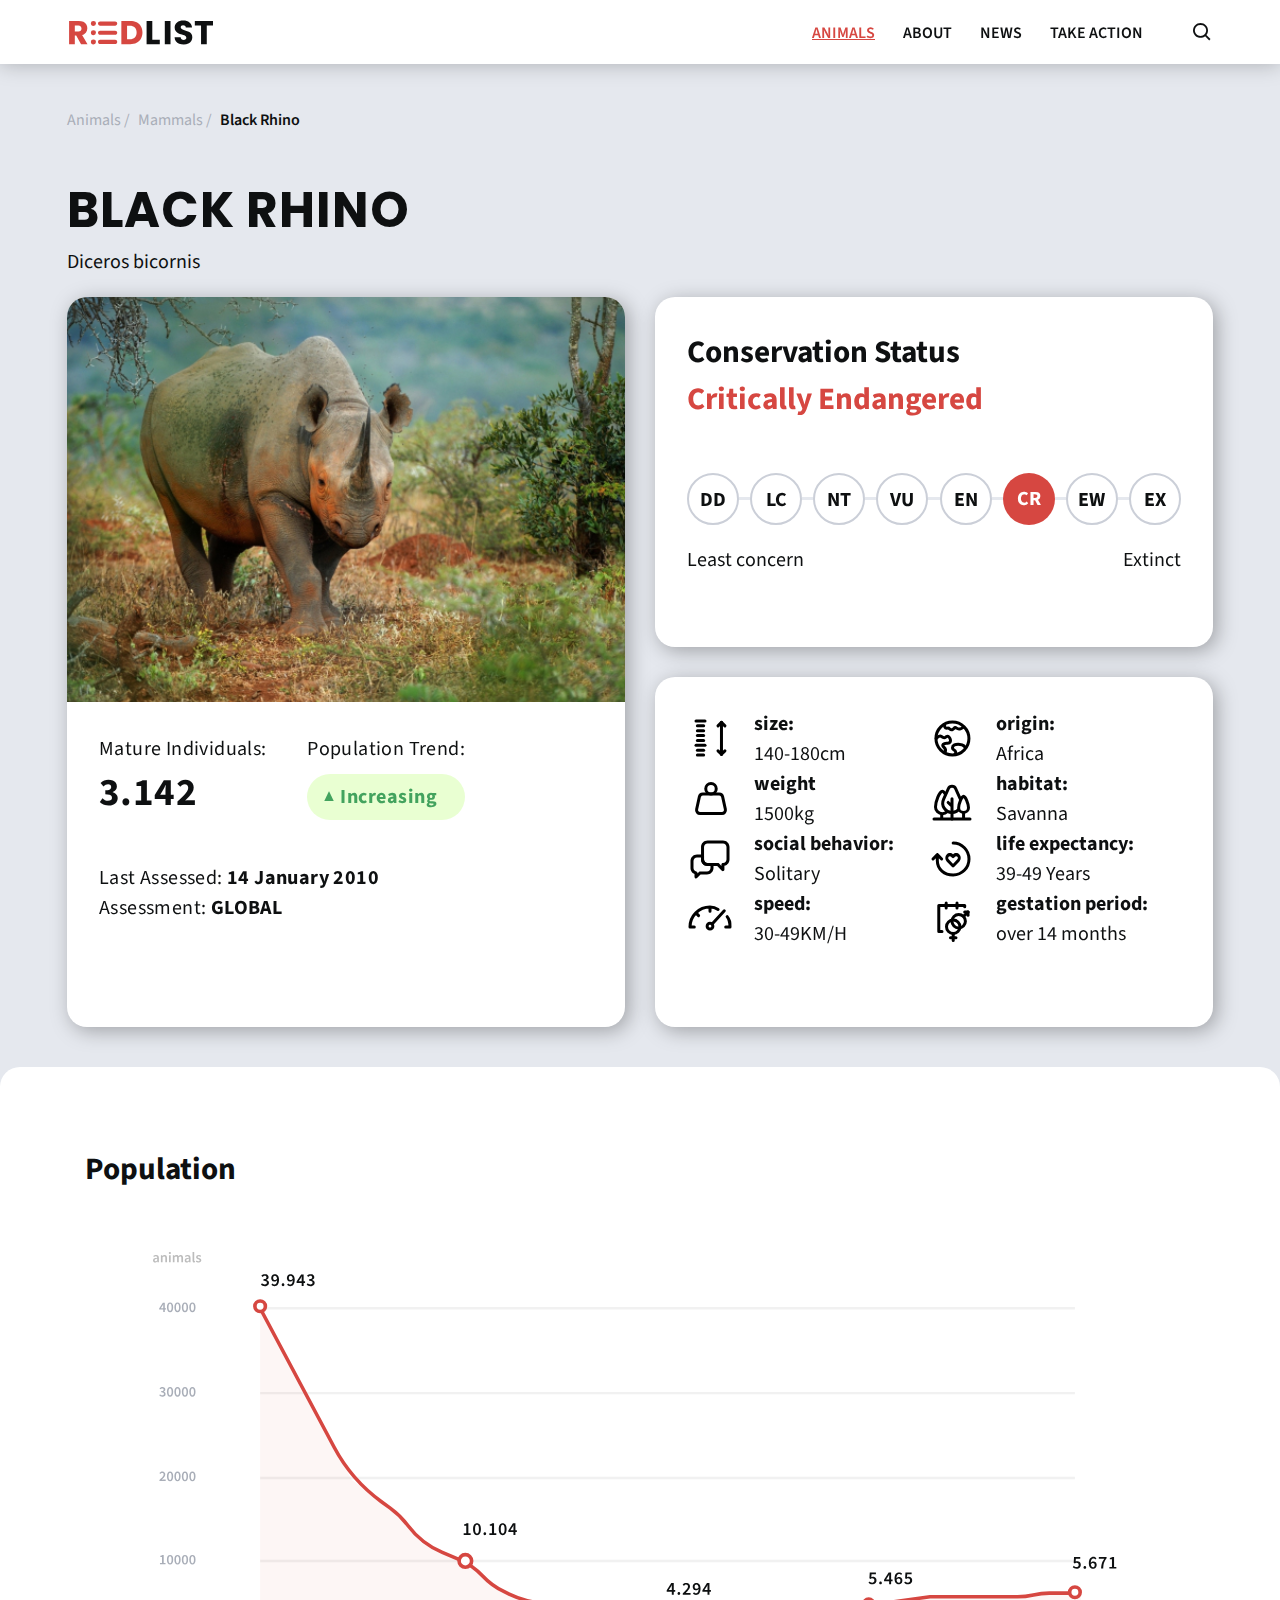
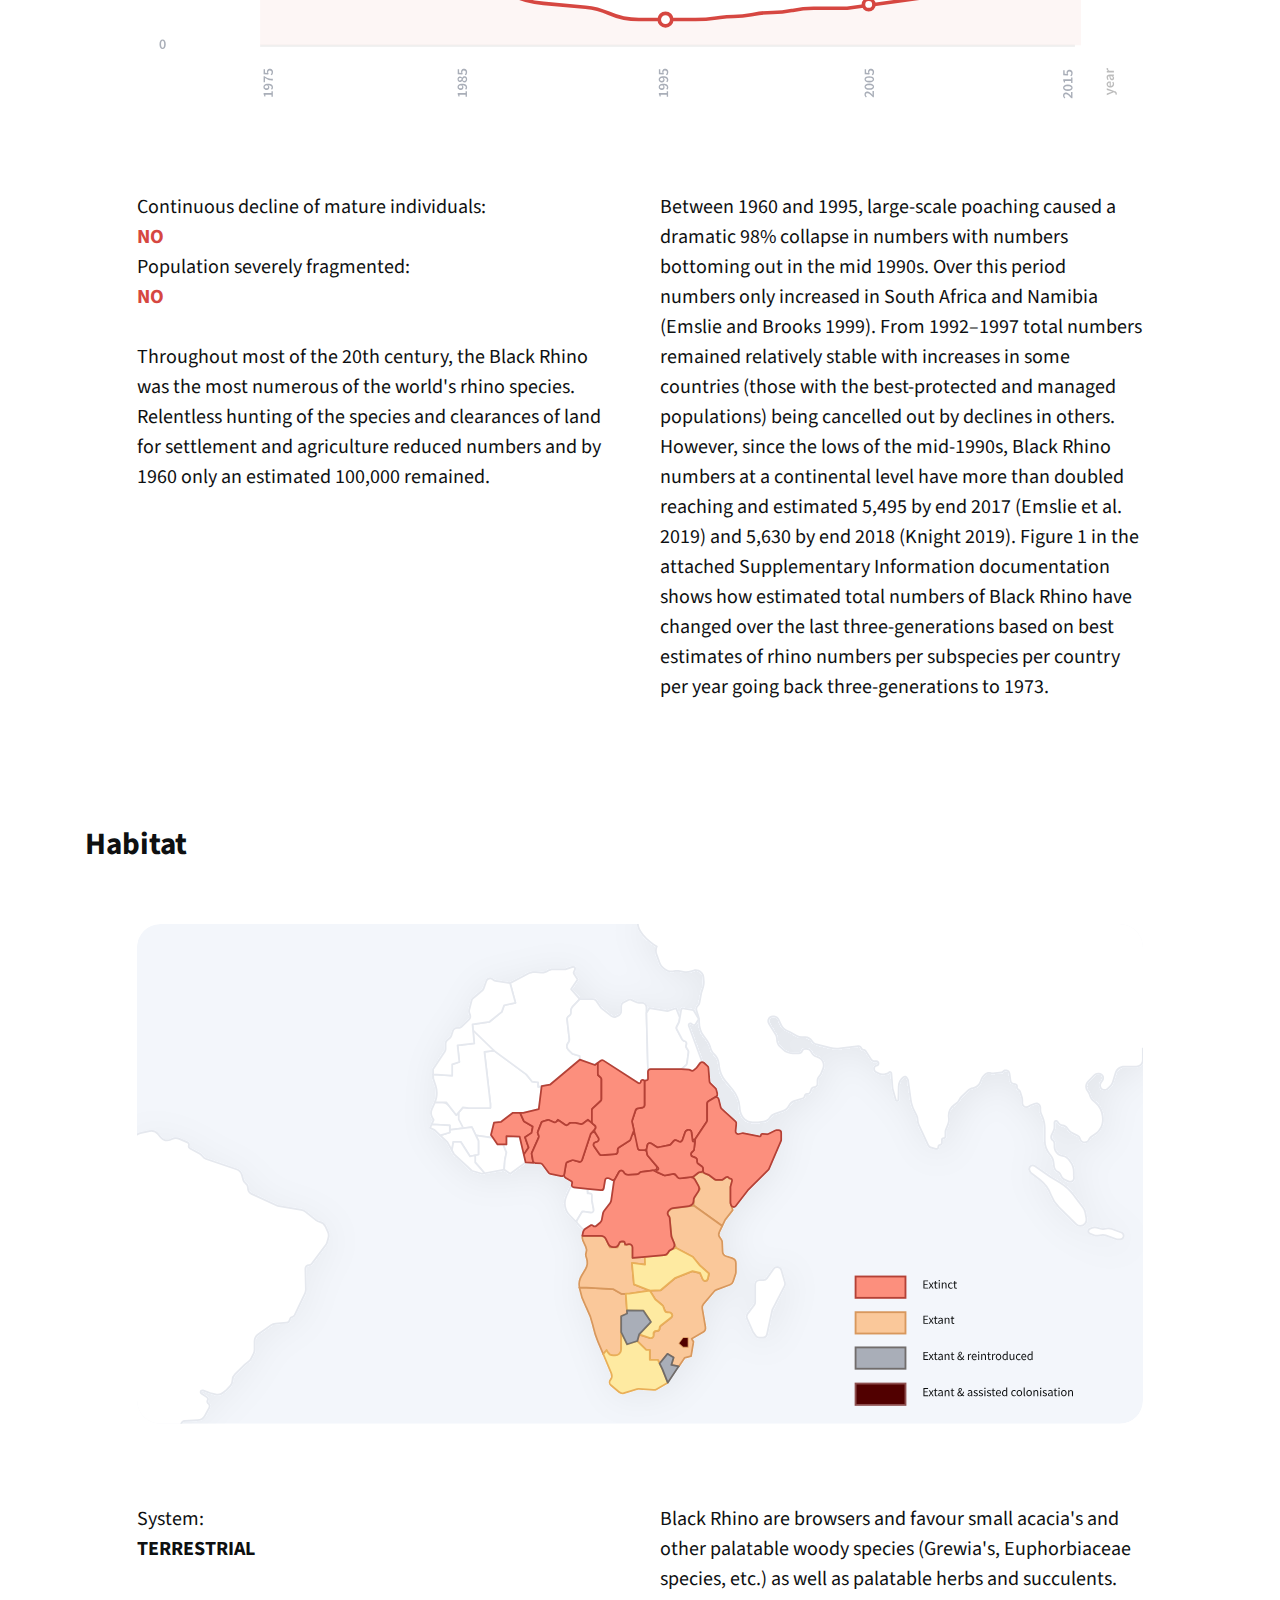
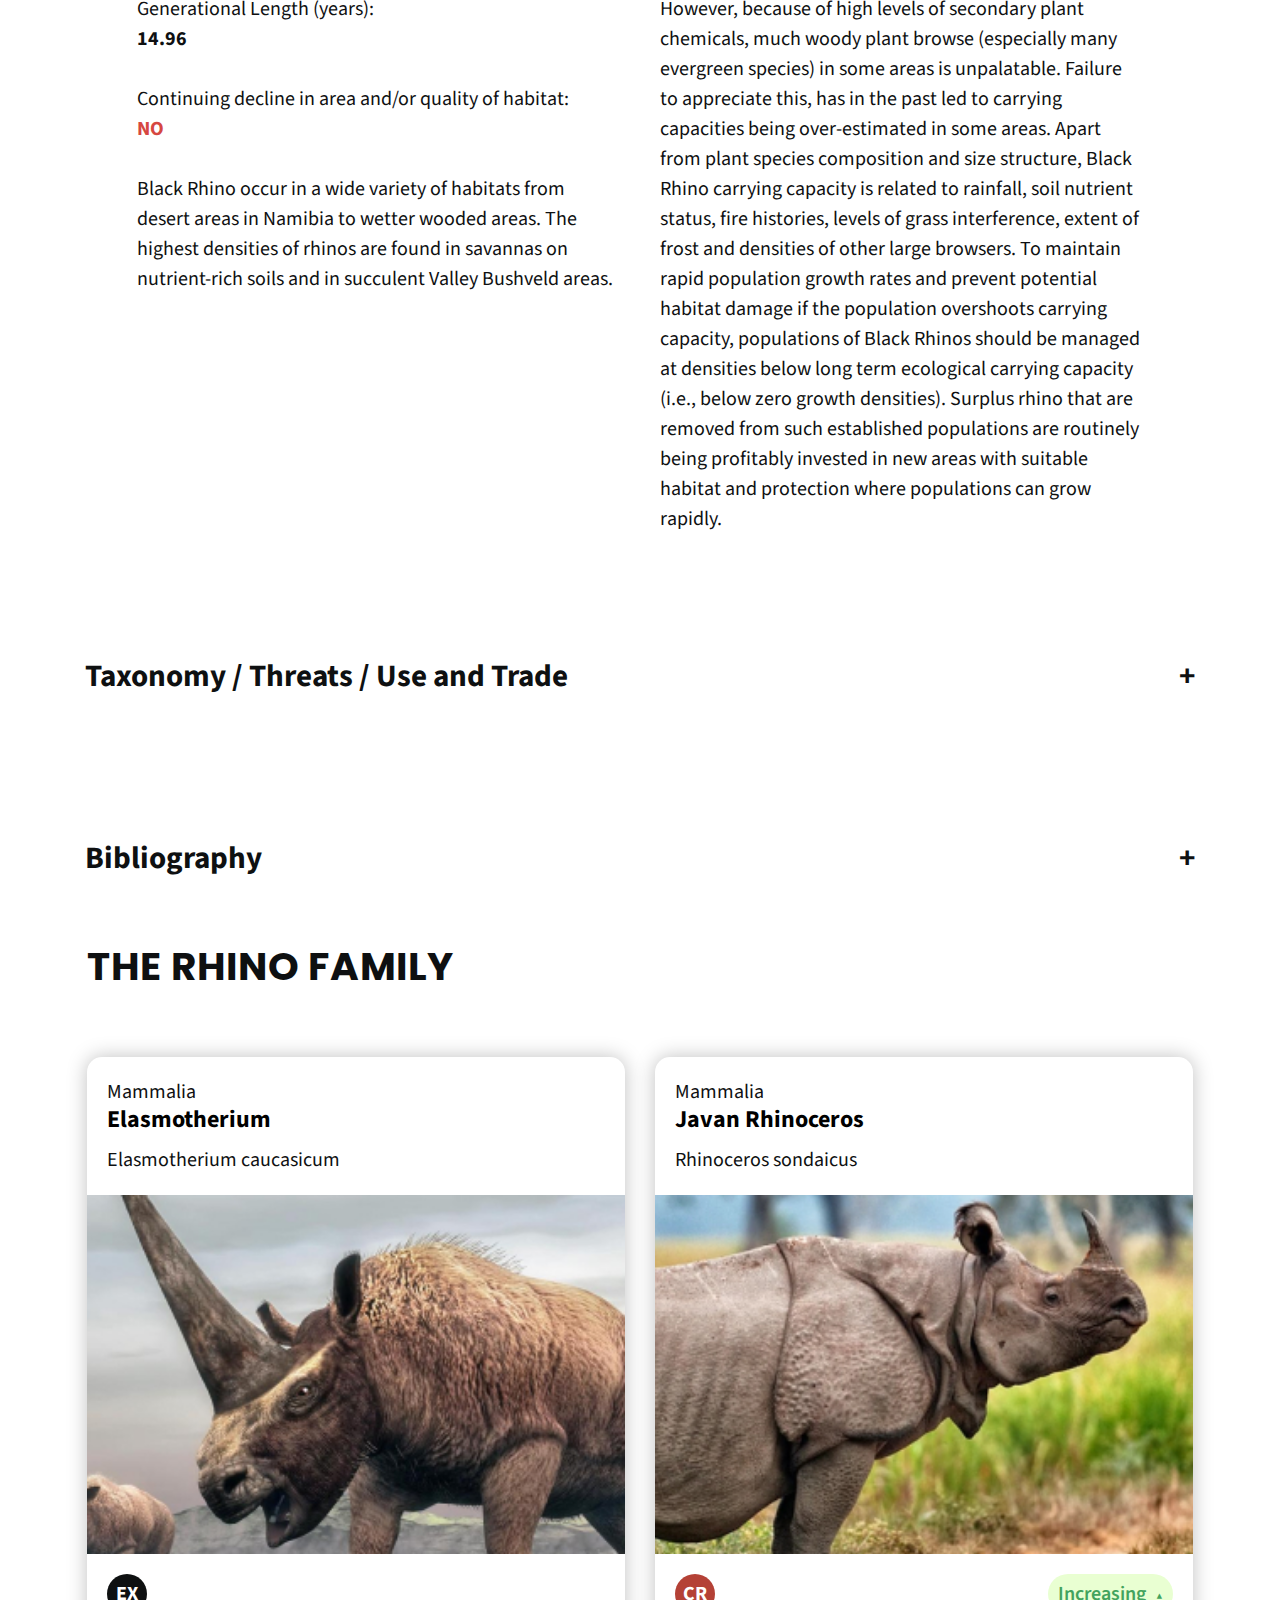
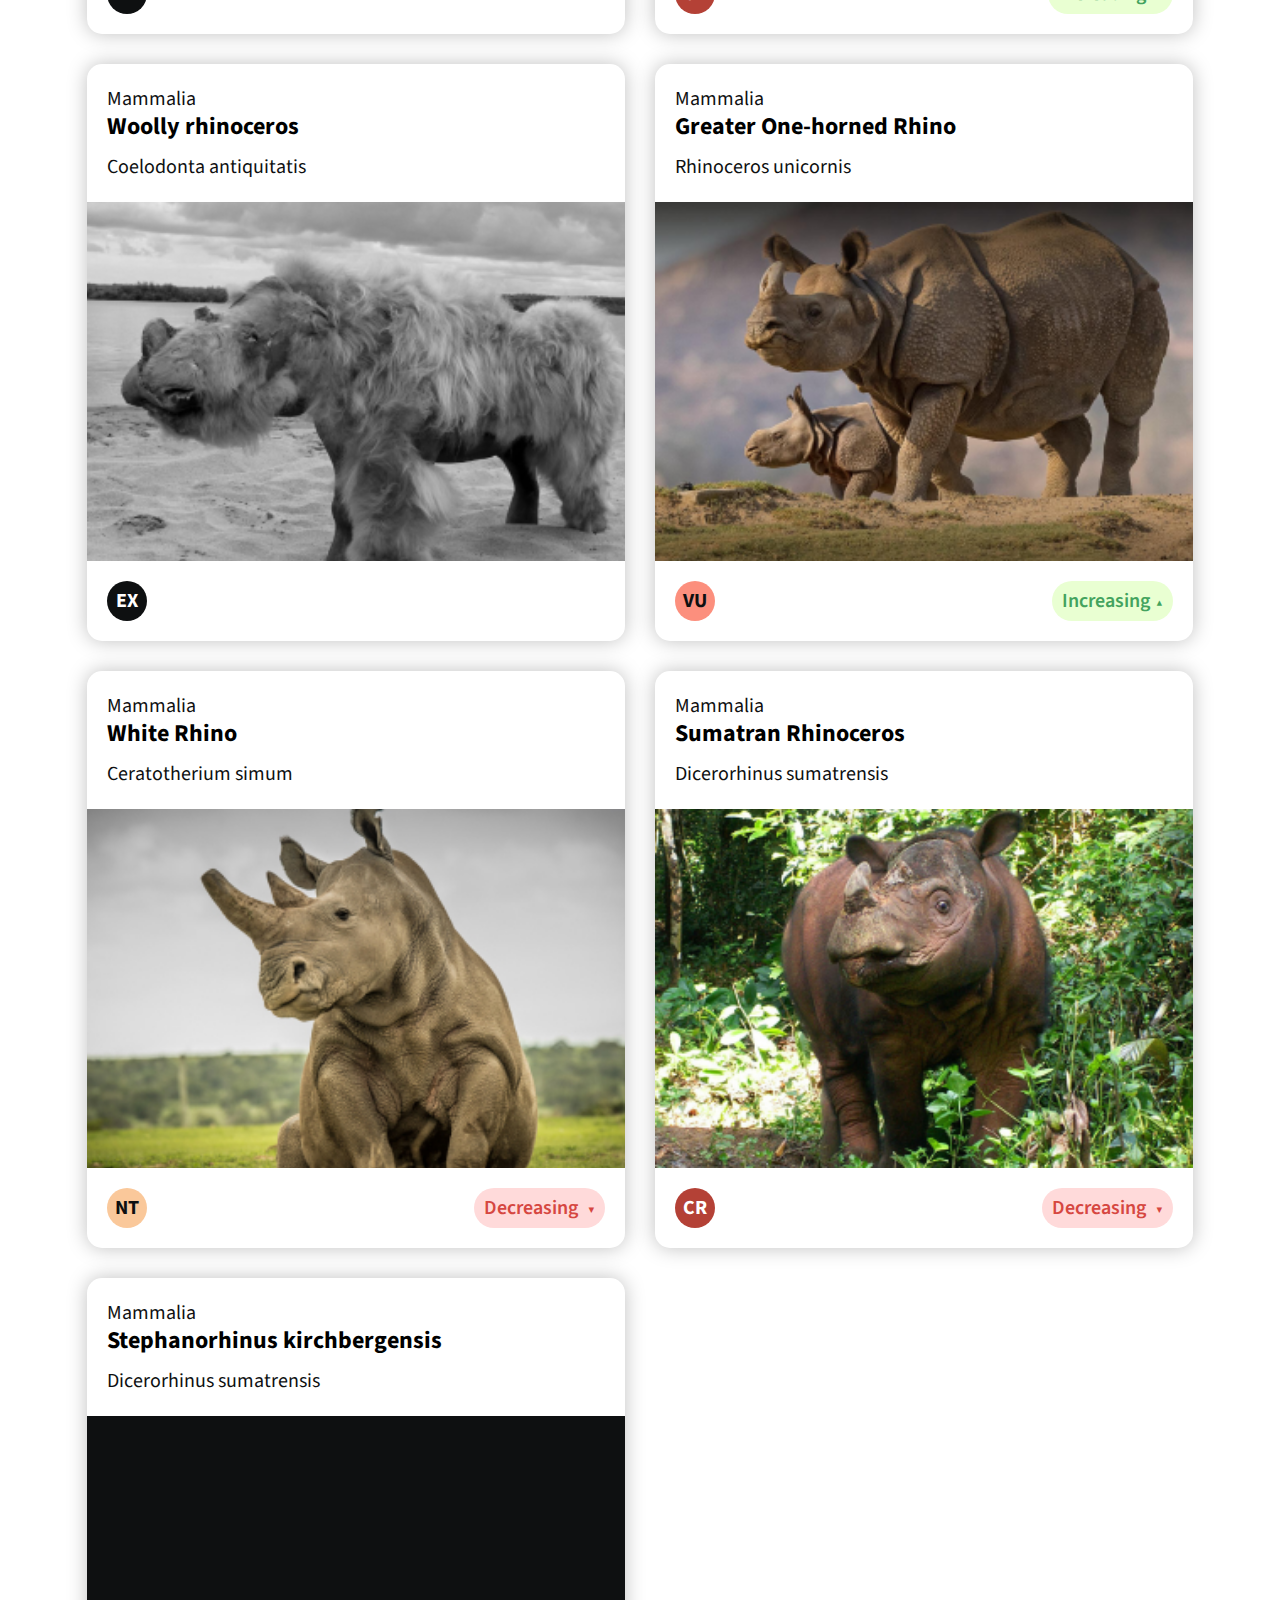
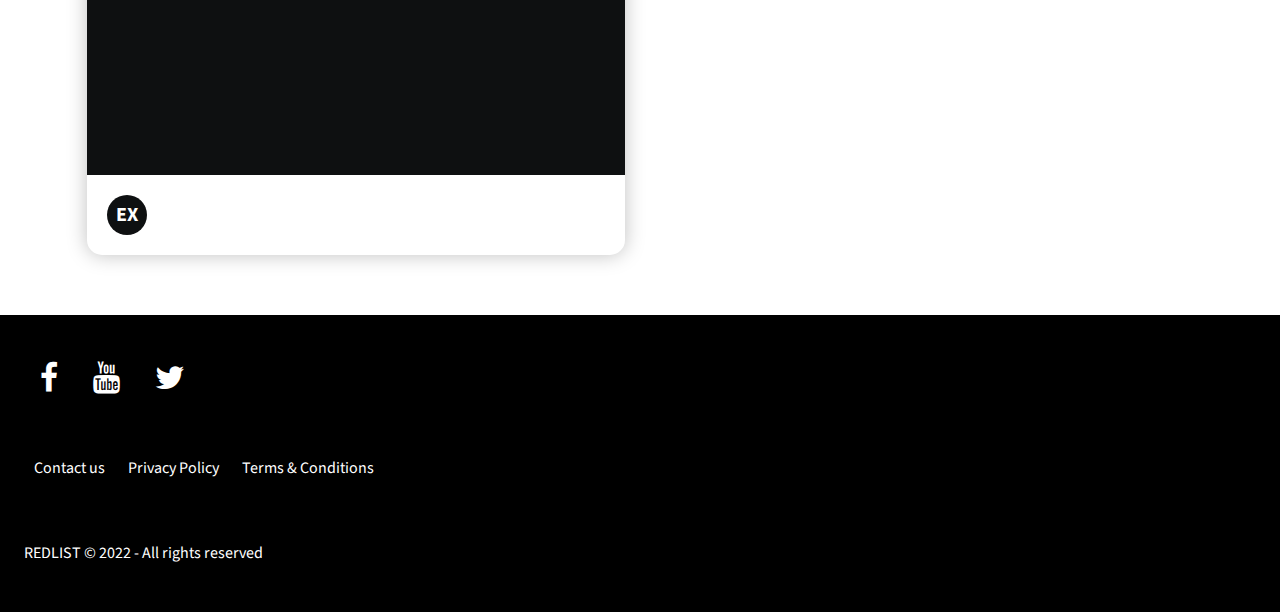
<file: detailpage.html>
<!DOCTYPE html>
<html lang="en">

<head>
   <meta charset="UTF-8">
   <title>CodePen - Responsive Navigation Menu with Search Bar</title>
   <link rel='stylesheet' href='https://unpkg.com/boxicons@2.1.2/css/boxicons.min.css'>
   <link rel="stylesheet" href="css/styles.css">
   <link rel="preconnect" href="https://fonts.googleapis.com">
   <link rel="preconnect" href="https://fonts.gstatic.com" crossorigin>
   <link
      href="https://fonts.googleapis.com/css2?family=Poppins:wght@400;600;700&family=Source+Sans+Pro:wght@300;400;600;700&display=swap"
      rel="stylesheet">
   <!-- Font Awesome Links -->
   <link rel="stylesheet" href="https://cdnjs.cloudflare.com/ajax/libs/font-awesome/4.7.0/css/font-awesome.min.css">
</head>

<body>
   <!-- =============================================================================
   ============================navbar======================================
 ============================================================================= -->
   <header class="header" id="header">
      <nav class="navbar container">
         <a href="./index.html"><img src="logo.svg" alt="Redlist Logo" class="logo"></a>
         <div class="burger" id="burger">
            <span class="burger-line"></span>
            <span class="burger-line"></span>
            <span class="burger-line"></span>
         </div>
         <span class="overlay"></span>
         <div class="menu" id="menu">
            <ul class="menu-inner">
               <li class="menu-item"><a class="menu-link menu-link-current" href="overview.html">Animals</a></li>
               <li class="menu-item"><a class="menu-link" href="#">About</a></li>
               <li class="menu-item"><a class="menu-link" href="#">News</a></li>
               <li class="menu-item"><a class="menu-link" href="#">Take Action</a></li>
            </ul>
         </div>
         <button><i class="bx bx-search search-toggle"></i></button>
         <form class="search-block">
            <span><i class="bx bx-arrow-back search-cancel"></i></span>
            <input type="search" name="search" class="search-input" placeholder="Search here..." autofocus>
         </form>
      </nav>
   </header>
   <!-- =============================================================================
   ============================navbar closed======================================
 ============================================================================= -->

   <div class="breadcrumb container">
      <a href="overview.html" class="bc-item"> Animals /</a>
      <a href="overview-mammals.html" class="bc-item"> Mammals /</a>
      <a href="#" class="bc-item bc-item-current"> Black Rhino</a>
   </div>

   <div class="container">
      <!--================== Animal Details Section ================== -->
      <section class="animal-overview">
         <div class="animal-title">
            <h1 class="Animal"> Black Rhino</h1>
            <p class="latin-name"> Diceros bicornis</p>
         </div>
         <div class="grid grid-detailpage margin-bottom">
            <!-- LEFT -->
            <div class="animal-image-card round-corner white-bg dropshadow">
               <img src="images/detailpage/black-rhino.jpg" alt="a black rhino in shrubland"
                  class="img-animal round-corner-top">
               <div class="box-spacing flex flex-column">
                  <div class="flex">
                     <div class="margin-right">
                        <p class="figure-description">Mature Individuals:</p>
                        <p class="figure-individuals">3.142</p>
                     </div>

                     <div>
                        <p class="figure-description">Population Trend:</p>
                        <div class="development-indicator">
                           <p class="development-indicator-text">▲ Increasing</p>
                        </div>
                     </div>
                  </div>
                  <div class="margin-top">
                     <p class="figure-description">Last Assessed: <strong> 14 January 2010 </strong></p>
                     <p class="figure-description"> Assessment: <strong>GLOBAL </strong></p>
                  </div>
               </div>
            </div>
            <!-- LEFT CLOSE -->

            <!-- RIGHT -->
            <!-- STATUS BOX -->
            <div class="conservation-status box-spacing white-bg round-corner dropshadow no-ma">
               <h4>Conservation Status <br /><span class="text-colored">Critically Endangered</span></h4>
               <div class="round-corner-top white-bg">
                  <!-- ================ SCALE SECTION ==================== -->
                  <div class=" interactive-scale-section">

                     <div class="step-indicator">
                        <div class="step">
                           <button data-tab="DD" class="b-nav-tab step-icon">DD
                           </button>
                        </div>
                        <div class="indicator-line"></div>
                        <div class="step">
                           <button data-tab="LC" class="b-nav-tab step-icon">
                              LC
                           </button>
                        </div>
                        <div class="indicator-line"></div>
                        <div class="step">
                           <button data-tab="NT" class="b-nav-tab step-icon">
                              NT
                           </button>
                        </div>
                        <div class="indicator-line"></div>
                        <div class="step">
                           <button data-tab="VU" class="b-nav-tab step-icon">
                              VU
                           </button>
                        </div>
                        <div class="indicator-line"></div>
                        <div class="step">
                           <button data-tab="EN" class="b-nav-tab step-icon">
                              EN
                           </button>
                        </div>
                        <div class="indicator-line"></div>
                        <div class="step">
                           <button data-tab="CR" class=" b-nav-tab step-icon active-scale">
                              CR
                           </button>
                        </div>
                        <div class="indicator-line"></div>
                        <div class="step">
                           <button data-tab="EW" class="b-nav-tab step-icon">
                              EW
                           </button>
                        </div>
                        <div class="indicator-line"></div>
                        <div class="step">
                           <button data-tab="EX" class="b-nav-tab step-icon">
                              EX
                           </button>
                        </div>
                     </div>
                     <div class="scale-description flex margin-bottom">
                        <p> Least concern</p>
                        <p> Extinct</p>
                     </div>
                  </div>
               </div>

            </div>
            <!-- STATUS BOX CLOSE-->

            <!-- ICON BOX -->
            <!-- icon box left -->
            <div class="animal-fact-box margin-top box-spacing white-bg round-corner dropshadow">
               <div class="icon-box-wrapper">
                  <div class="flex icon-box">
                     <img class="svg-icon" src="images/icons/size.svg" alt="">
                     <div>
                        <p class="icon-description">
                           <strong> size:</strong>
                        </p>
                        <p class="icon-description">
                           140-180cm
                        </p>
                     </div>
                  </div>
                  <div class="flex icon-box">
                     <img class="svg-icon" src="images/icons/weight.svg" alt="">
                     <div>
                        <p class="icon-description">
                           <strong>weight</strong>
                        </p>
                        <p class="icon-description">
                           1500kg
                        </p>
                     </div>
                  </div>
                  <div class="flex icon-box">
                     <img class="svg-icon" src="images/icons/social-behavior.svg" alt="">
                     <div>
                        <p class="icon-description">
                           <strong>social behavior:</strong>
                        </p>
                        <p class="icon-description">
                           Solitary
                        </p>
                     </div>
                  </div>
                  <div class="flex icon-box">
                     <img class="svg-icon" src="images/icons/top-speed.svg" alt="">
                     <div>
                        <p class="icon-description">
                           <strong> speed:</strong>
                        </p>
                        <p class="icon-description">
                           30-49KM/H
                        </p>
                     </div>
                  </div>
               </div>
               <!-- icon box left close -->

               <!-- icon box right  -->
               <div class="icon-box-wrapper">
                  <div class="flex icon-box">
                     <img class="svg-icon" src="images/icons/origin.svg" alt="">
                     <div>
                        <p class="icon-description">
                           <strong>origin:</strong>
                        </p>
                        <p class="icon-description">
                           Africa
                        </p>
                     </div>
                  </div>
                  <div class="flex icon-box">
                     <img class="svg-icon" src="images/icons/habitat.svg" alt="">
                     <div>
                        <p class="icon-description">
                           <strong>habitat:</strong>
                        </p>
                        <p class="icon-description">
                           Savanna
                        </p>
                     </div>
                  </div>
                  <div class="flex icon-box">
                     <img class="svg-icon" src="images/icons/life-expectancy.svg" alt="">
                     <div>
                        <p class="icon-description">
                           <strong>life expectancy:</strong>
                        </p>
                        <p class="icon-description">
                           39-49 Years
                        </p>
                     </div>
                  </div>
                  <div class="flex icon-box">
                     <img class="svg-icon" src="images/icons/gestation.svg" alt="">
                     <div>
                        <p class="icon-description">
                           <strong>gestation period:</strong>
                        </p>
                        <p class="icon-description">
                           over 14 months
                        </p>
                     </div>
                  </div>
               </div>
               <!-- icon box right close -->
               <!-- ICON BOX close -->
               <!-- RIGHT CLOSE -->
            </div>
         </div>
      </section>
   </div>
   <!--================== Animal Details Section Closed================== -->

   <!-- ==================================================================
   ==================== DROPDOWN SECTION =============================
   ================================================================ -->
   <div class="bg-change round-corner-top">
      <div class="container">

         <button class="accordion init-show">Population</button>
         <div class="panel">
            <!-- ================== POPULATION ================== -->
            <div class="animal-population round-corner-top white-bg">
               <div class="container">

                  <img src="images/detailpage/population-graph.svg"
                     alt="a graph showing the rhino population evolution">
                  <div class="flex-dsk">
                     <div class="col1">
                        <p class="figure-description">Continuous decline of mature individuals:</p>
                        <p class="body-text body-text-uppercase body-text-color"> <strong>No</strong></p>
                        <p class="figure-description">Population severely fragmented:</p>
                        <p class="body-text body-text-uppercase body-text-color"><strong>No</strong></p><br>
                        <p class="body-text">Throughout most of the 20th century, the Black Rhino was the most numerous
                           of
                           the
                           world's rhino species. Relentless hunting of the species and clearances of land for
                           settlement
                           and
                           agriculture reduced numbers and by 1960 only an estimated 100,000 remained. </p>
                     </div>
                     <div class="col2">
                        <p class="body-text">Between 1960 and 1995, large-scale poaching caused a dramatic 98% collapse
                           in
                           numbers with numbers bottoming out in the mid 1990s. Over this period numbers only increased
                           in
                           South Africa and Namibia (Emslie and Brooks 1999). From 1992–1997 total numbers remained
                           relatively
                           stable with increases in some countries (those with the best-protected and managed
                           populations)
                           being cancelled out by declines in others. However, since the lows of the mid-1990s, Black
                           Rhino
                           numbers at a continental level have more than doubled reaching and estimated 5,495 by end
                           2017
                           (Emslie et al. 2019) and 5,630 by end 2018 (Knight 2019). Figure 1 in the attached
                           Supplementary
                           Information documentation shows how estimated total numbers of Black Rhino have changed over
                           the
                           last three-generations based on best estimates of rhino numbers per subspecies per country
                           per
                           year
                           going back three-generations to 1973.</p>
                     </div>
                  </div>
               </div>
            </div>
            <!-- ================== POPULATION CLOSED ================== -->

         </div>

         <button class="accordion init-show">Habitat</button>
         <div class="panel">
            <!-- ================== HABITAT ================== -->
            <div class="animal-habitat white-bg">
               <div class="container">
                  <img src="images/detailpage/karte.svg" alt="a map of africa showing the habitats of black rhinos">
                  <div class="flex-dsk">
                     <div class="col1 margin-top">
                        <p class="figure-description">System:</p>
                        <p class="body-text body-text-uppercase"><strong>Terrestrial</strong></p><br>
                        <p class="figure-description">Generational Length (years):</p>
                        <p class="body-text"><strong>14.96</strong></p><br>
                        <p class="figure-description">Continuing decline in area and/or quality of habitat:</p>
                        <p class="body-text body-text-uppercase body-text-color"><strong>No</strong></p><br>
                        <p class="body-text">Black Rhino occur in a wide variety of habitats from desert areas in
                           Namibia
                           to wetter wooded areas. The highest densities of rhinos are found in savannas on
                           nutrient-rich
                           soils and in succulent Valley Bushveld areas. </p>
                     </div>
                     <div class="col2  margin-top">
                        <p class="body-text">Black Rhino are browsers and favour small acacia's and other palatable
                           woody
                           species (Grewia's, Euphorbiaceae species, etc.) as well as palatable herbs and succulents.
                           However, because of high levels of secondary plant chemicals, much woody plant browse
                           (especially many evergreen species) in some areas is unpalatable. Failure to appreciate this,
                           has in the past led to carrying capacities being over-estimated in some areas. Apart from
                           plant
                           species composition and size structure, Black Rhino carrying capacity is related to rainfall,
                           soil nutrient status, fire histories, levels of grass interference, extent of frost and
                           densities of other large browsers. To maintain rapid population growth rates and prevent
                           potential habitat damage if the population overshoots carrying capacity, populations of Black
                           Rhinos should be managed at densities below long term ecological carrying capacity (i.e.,
                           below
                           zero growth densities). Surplus rhino that are removed from such established populations are
                           routinely being profitably invested in new areas with suitable habitat and protection where
                           populations can grow rapidly.</p>
                     </div>
                  </div>
               </div>
            </div>
            <!-- ================== HABITAT CLOSED ================== -->
         </div>

         <button class="accordion">Taxonomy / Threats / Use and Trade</button>
         <div class="panel">
            <!-- ================== TREATS & USE  ================== -->
            <div class="animal-taxonomy white-bg">
               <div class="container">
                  <div class="flex-dsk">
                     <div class="col1">
                        <p class="figure-description">Kingdom</p>
                        <p class="figure-description body-text-uppercase"><strong>Animalia</strong></p><br>
                        <p class="figure-description">Phylia</p>
                        <p class="figure-description body-text-uppercase"><strong>Chordata</strong> </p><br>
                        <p class="figure-description">Order</p>
                        <p class="figure-description body-text-uppercase"><strong>Perissodactyla</strong> </p><br>
                        <p class="figure-description">Family</p>
                        <p class="figure-description body-text-uppercase"><strong>Rhinocerotidae</strong> </p><br>
                        <p class="figure-description">Genus</p>
                        <p class="figure-description body-text-uppercase"><strong>Diceros</strong></p><br>
                        <br>
                        <div class="divider divider-shortened"></div>
                        <p class="body-text body-text-uppercase"><strong>Authority</strong></p>
                        <p class="figure-description">Linnaeus, 1758</p><br>
                        <p class="figure-description body-text-uppercase"><strong>English</strong></p>
                        <p class="figure-description body-text-uppercase">Black Rhino, Black Rhinoceros, <br>Hook-Lipped
                           Rhinoceros </p><br>
                        <p class="figure-description body-text-uppercase"><strong>French</strong> </p>
                        <p class="figure-description body-text-uppercase">hinocéros Noir </p><br>
                        <p class="figure-description body-text-uppercase"><strong>Spanish; Castilian</strong> ; </p>
                        <p class="figure-description body-text-uppercase">Rhinoceronte Negro
                        </p><br>
                        <br>
                     </div>
                     <div class="col2  margin-top">
                        <p class="figure-description">Biological resource use </p>
                        <p class="figure-description body-text-uppercase"><strong>Hunting & trapping terrestrial
                              animals</strong></p><br>
                        <p class="figure-description">Human intrusions & disturbance</p>
                        <p class="figure-description body-text-uppercase"><strong>War, civil unrest & military
                              exercises</strong> </p><br>
                        <p class="figure-description">Natural system modifications</p>
                        <p class="figure-description body-text-uppercase"><strong>Other ecosystem modifications</strong>
                        </p><br>
                        <p class="figure-description">Invasion and other problematic species, genes & diseases</p>
                        <p class="figure-description body-text-uppercase"><strong>Invasive non-native/Alien
                              species/Diseases </strong> </p><br>
                        <br>
                        <p class="body-text">here is significant population genetic differentiation between all three
                           extant subspecies of Black Rhinoceros (hereafter Black Rhino) recognised by the IUCN SSC
                           African
                           Rhinoceros Specialist Group (AfRSG) (Harley et al. 2005), and the differences are consistent
                           with them being considered subspecies although it is unlikely that outbreeding depression
                           would
                           occur in any mix of these populations (E. Harley pers. comm. 2016).

                           Subsequent classification analyses of RhoDIS DNA samples (originally undertaken primarily for
                           forensic purposes) also strongly supported use of the current three surviving subspecies
                           classification at a continental level. It also indicated that Diceros bicornis minor samples
                           could be further subdivided into those of Zambesi, KwaZulu-Natal (KZN) or mixed Zambesi/KZN
                           origin (Emslie 2018, Harper et al. 2018). Moodley et al. (2017) also found this partitioning
                           of
                           D. b. minor. The populations founded with KZN animals were found to be less genetically
                           diverse
                           than ones derived from Zambesi animals due to a relatively recent severe bottleneck (Emslie
                           2018, Harper et al. 2018). Data indicates that most of the genetic diversity has been
                           recovered
                           in the large mixed KZN/Zambesi founded population in the Kruger National Park (C. Harper
                           pers.
                           comm. 2018).</p>
                     </div>
                  </div>
               </div>
            </div>
         </div>
         <!-- ================== TREATS & USE CLOSED ================== -->
         <div class="animal-bibliography">
            <button class="accordion">Bibliography</button>
            <div class="panel">
               <p>Benson, C. W. 1960. The birds of the Comoro Islands: results of the British Ornithologists' Union
                  Centenary Expedition 1958. Ibis 103b: 5-106.

                  del Hoyo, J.; Elliott, A.; Christie, D. 2009. Handbook of the Birds of the World, vol. 14:
                  Bush-shrikes
                  to Old World Sparrows. Lynx Edicions, Barcelona, Spain.

                  IUCN. 2016. The IUCN Red List of Threatened Species. Version 2016-3. Available at:
                  www.iucnredlist.org.
                  (Accessed: 07 December 2016).

                  Louette, M.; Neri, F.; Stevens, J. 1993. Distribution et abondance des oiseaux forestiers de Mayotte
                  (Océan Indien). L'Oiseau et la Revue Française d'Ornithologie 63: 115-126.

                  Louette, M.; Stevens, J.; Bijnens, L.; Janssens, L. 1988. Survey of the endemic avifauna of the Comoro
                  Islands. International Council for Bird Preservation, Cambridge, U.K.

                  Rocamora, G. 2004. Les oiseaux des espaces naturels remarquables de Mayotte. Rapport SEF/DAF.
                  Collectivité de Mayotte. Available at:
                  #http://etic.univ-reunion.fr/get/images/Mayotte/mayotte_oiseaux.pdf#.

                  Safford, R. J. 2001. Mayotte. In: Fishpool, L.D.C.; Evans, M.I. (ed.), Important Bird Areas in Africa
                  and
                  associated islands: Priority sites for conservation, pp. 597-601. Pisces Publications and BirdLife
                  International (BirdLife Conservation Series No.11), Newbury and Cambridge, UK.

                  Safford, R. J.; Evans, M. I. 1992. Birds on the Comoro Islands, April 1990. Scopus 15: 93-101.

                  Stevens, J.; Louette, M. 1999. Land bird abundance and the conservation of biodiversity on the island
                  of
                  Mayotte (Indian Ocean). Alauda 67: 123-139.</p><br>
               <!-- <div class="divider"> </div> -->
            </div>
         </div>


         <!-- ANIMAL CARDS SECTION -->
         <h2 class="animal-card-heading"> The Rhino Family</h2>
         <div class="animal-cards">
            <!--card 1 -->
            <a href="#">
               <div class="animal-card">
                  <div class="animal-card-header">
                     <p class="body-text"> Mammalia</p>
                     <h3 class="animal-card-title">Elasmotherium</h3>
                     <p class="body-text"> Elasmotherium caucasicum</p>
                  </div>
                  <img src="images/detailpage/elasmotherium.jpg" alt="an ancient rhino with a big horn">
                  <div class="animal-card-info">
                     <div class="status-circle EX"> <strong>EX</strong></div>

                  </div>
               </div>
            </a>

            <!--card 2 -->
            <a href="#">
               <div class="animal-card">
                  <div class="animal-card-header">
                     <p class="body-text"> Mammalia</p>
                     <h3 class="animal-card-title">Javan Rhinoceros</h3>
                     <p class="body-text"> Rhinoceros sondaicus </p>
                  </div>
                  <img src="images/detailpage/javan-rhinoceros.jpg" alt="a javan rhino looking to the right">
                  <div class="animal-card-info">
                     <div class="status-circle CR"> <strong>CR</strong></div>
                     <p class="animal-card-indicator-green body-text"> Increasing <span class="arrow-scale">▲</span></p>
                  </div>
               </div>
            </a>

            <!--card 3 -->
            <a href="#">
               <div class="animal-card">
                  <div class="animal-card-header">
                     <p class="body-text"> Mammalia</p>
                     <h3 class="animal-card-title">Woolly rhinoceros</h3>
                     <p class="body-text">Coelodonta antiquitatis</p>
                  </div>
                  <img src="images/detailpage/woolly.jpg" alt="black and white image of a rhino with long hair">
                  <div class="animal-card-info">
                     <div class="status-circle EX"> <strong>EX</strong></div>
                  </div>
               </div>
            </a>
            <!--card 4 -->
            <a href="#">
               <div class="animal-card">
                  <div class="animal-card-header">
                     <p class="body-text"> Mammalia</p>
                     <h3 class="animal-card-title"> Greater One-horned Rhino</h3>
                     <p class="body-text">Rhinoceros unicornis</p>
                  </div>
                  <img src="images/detailpage/greater-one-horned-rhino.png" alt="two rhinos in shrubland">
                  <div class="animal-card-info">
                     <div class="status-circle VU"> <strong>VU</strong></div>
                     <p class="animal-card-indicator-green body-text"> Increasing<span class="arrow-scale">▲</span></p>
                  </div>
               </div>
            </a>
            <!--card 5 -->
            <a href="#">
               <div class="animal-card">
                  <div class="animal-card-header">
                     <p class="body-text"> Mammalia</p>
                     <h3 class="animal-card-title">White Rhino</h3>
                     <p class="body-text">Ceratotherium simum</p>
                  </div>
                  <img src="images/detailpage/white-rhino.jpg" alt="a white rhino sitting in grass">
                  <div class="animal-card-info">
                     <div class="status-circle NT"> <strong>NT</strong></div>
                     <p class="animal-card-indicator-red body-text"> Decreasing <span class="arrow-scale">▼</span></p>
                  </div>
               </div>

               <!--card 6 -->
               <a href="#">
                  <div class="animal-card">
                     <div class="animal-card-header">
                        <p class="body-text"> Mammalia</p>
                        <h3 class="animal-card-title">Sumatran Rhinoceros</h3>
                        <p class="body-text"> Dicerorhinus sumatrensis</p>
                     </div>
                     <img src="images/detailpage/sumatran-rhinoceros.jpg" alt="a sumatran rhino in jungle">
                     <div class="animal-card-info">
                        <div class="status-circle CR"> <strong>CR</strong></div>
                        <p class="animal-card-indicator-red body-text"> Decreasing <span class="arrow-scale">▼</span>
                        </p>
                     </div>
                  </div>
               </a>
               <!--card 7 -->
               <a href="#" class="dead">
                  <div class="animal-card">
                     <div class="animal-card-header">
                        <p class="body-text"> Mammalia</p>
                        <h3 class="animal-card-title">Stephanorhinus kirchbergensis</h3>
                        <p class="body-text">Dicerorhinus sumatrensis </p>
                     </div>
                     <div class="no-image"></div>
                     <div class="animal-card-info">
                        <div class="status-circle EX"> <strong>EX</strong></div>
                     </div>
                  </div>
               </a>
         </div>

         <!-- ================== ANIMAL CARDS SECTION CLOSED ============================= -->
      </div>
   </div>

   <footer>
      <div class="footer">
         <div class="row">
            <a href="#"><i class="fa fa-facebook"></i></a>
            <a href="#"><i class="fa fa-youtube"></i></a>
            <a href="#"><i class="fa fa-twitter"></i></a>
         </div>

         <div class="row">
            <ul>
               <li><a href="#">Contact us</a></li>
               <li><a href="#">Privacy Policy</a></li>
               <li><a href="#">Terms & Conditions</a></li>

            </ul>
         </div>

         <div class="row">
            REDLIST © 2022 - All rights reserved
         </div>
      </div>
   </footer>

   <!-- JS -->
   <script src="./js/script.js"></script>


</body>


</html>
</file>
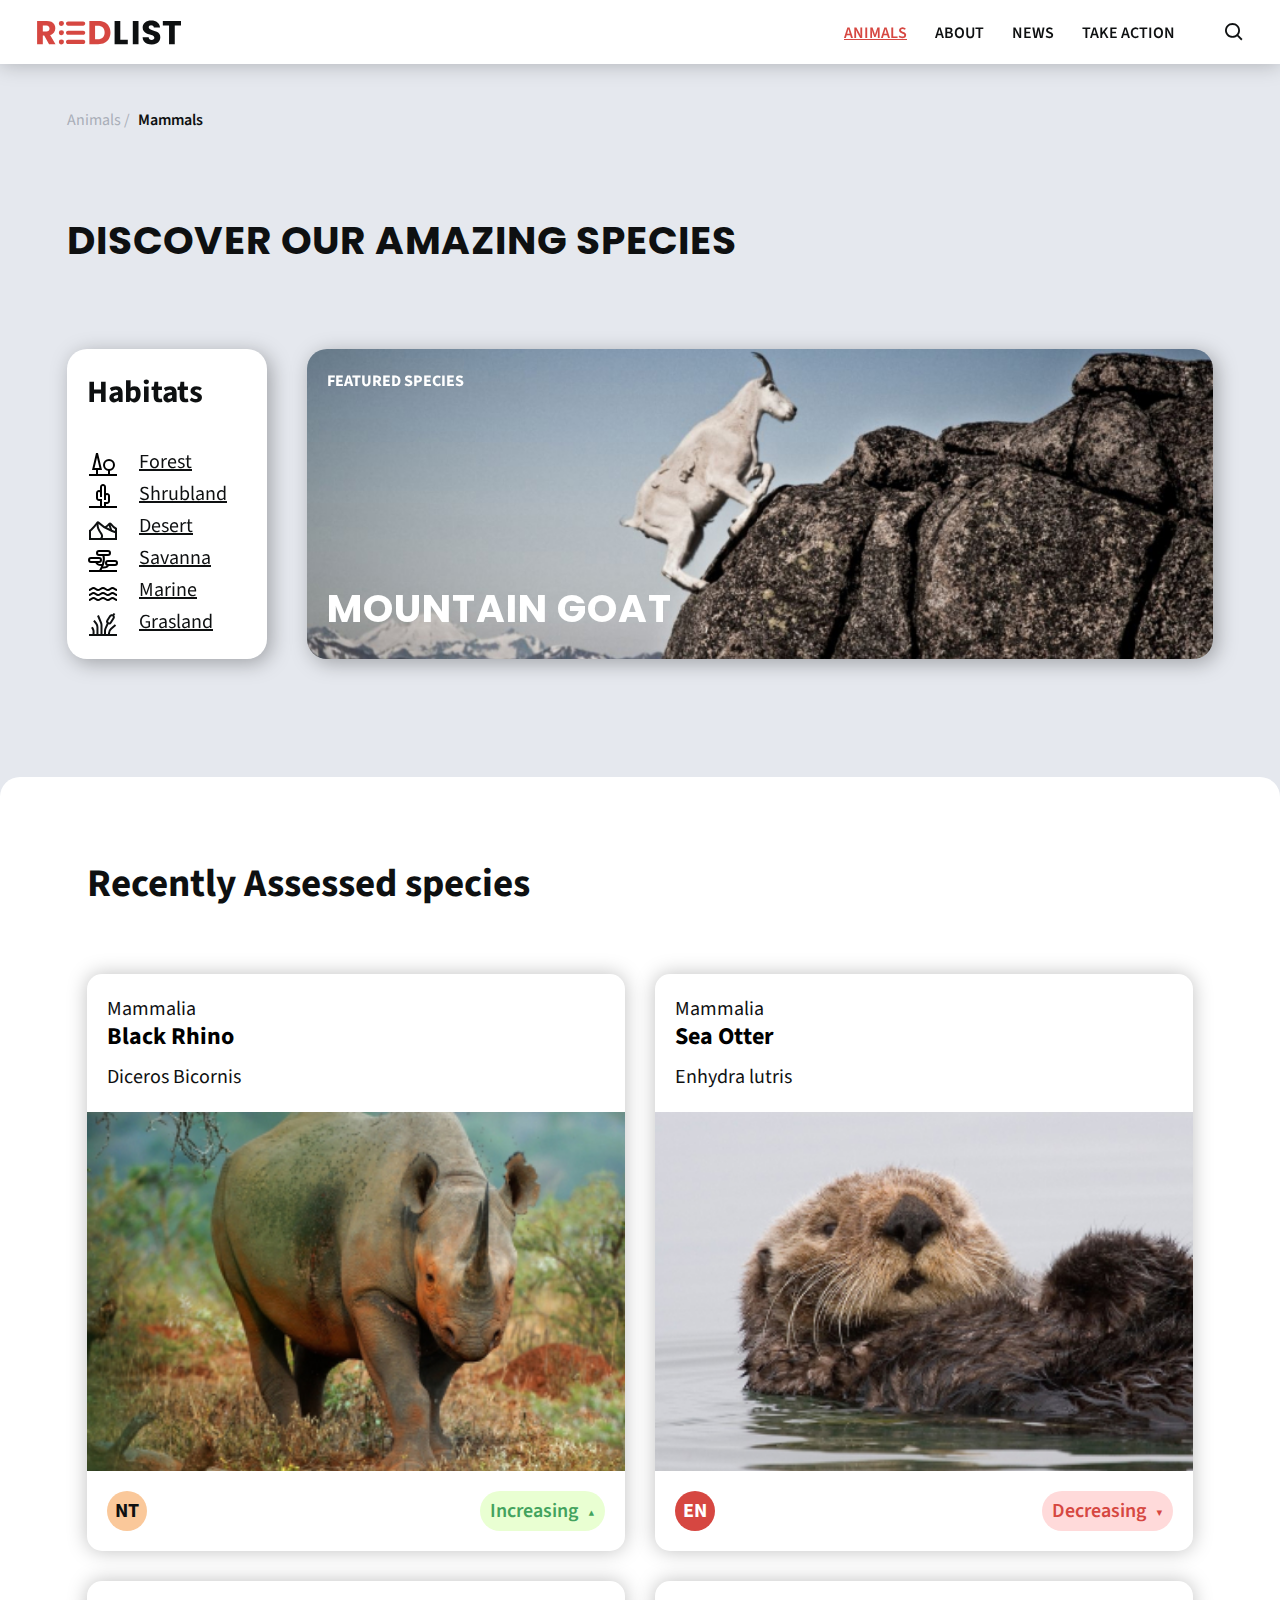
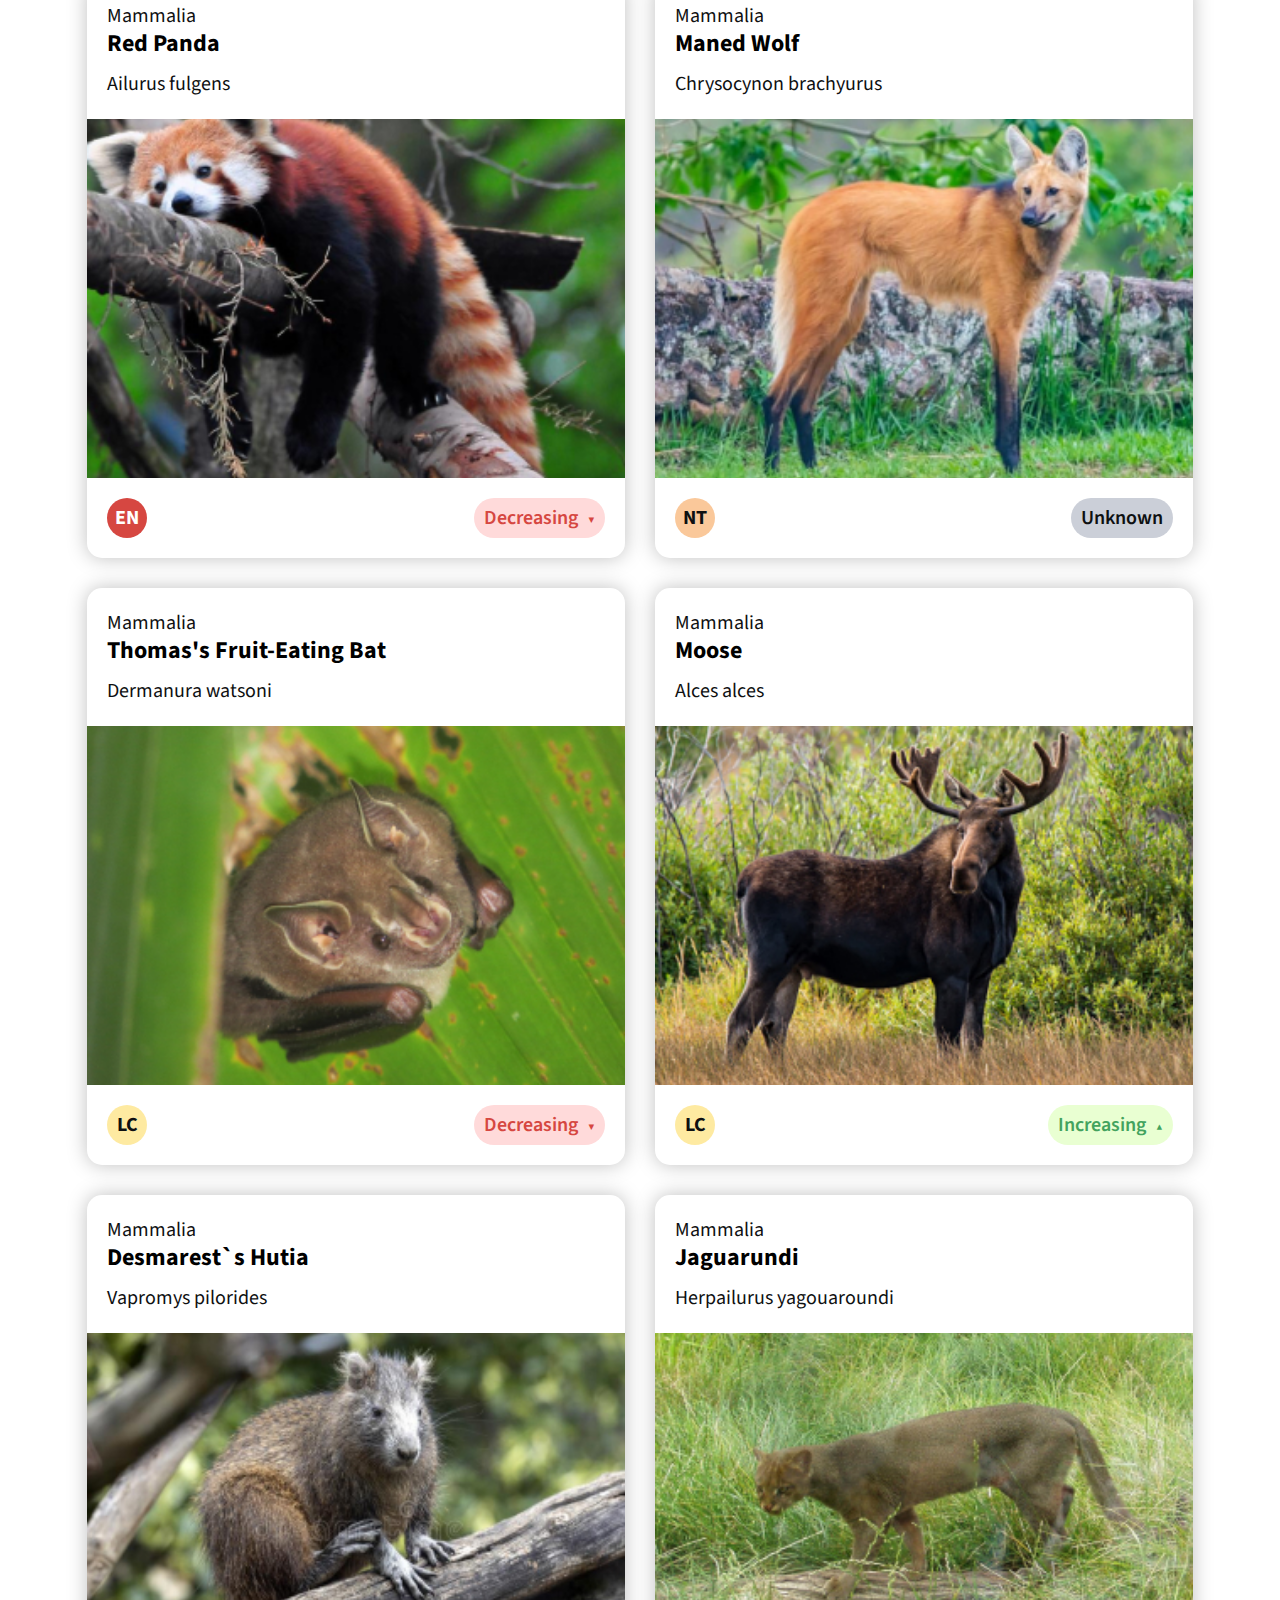
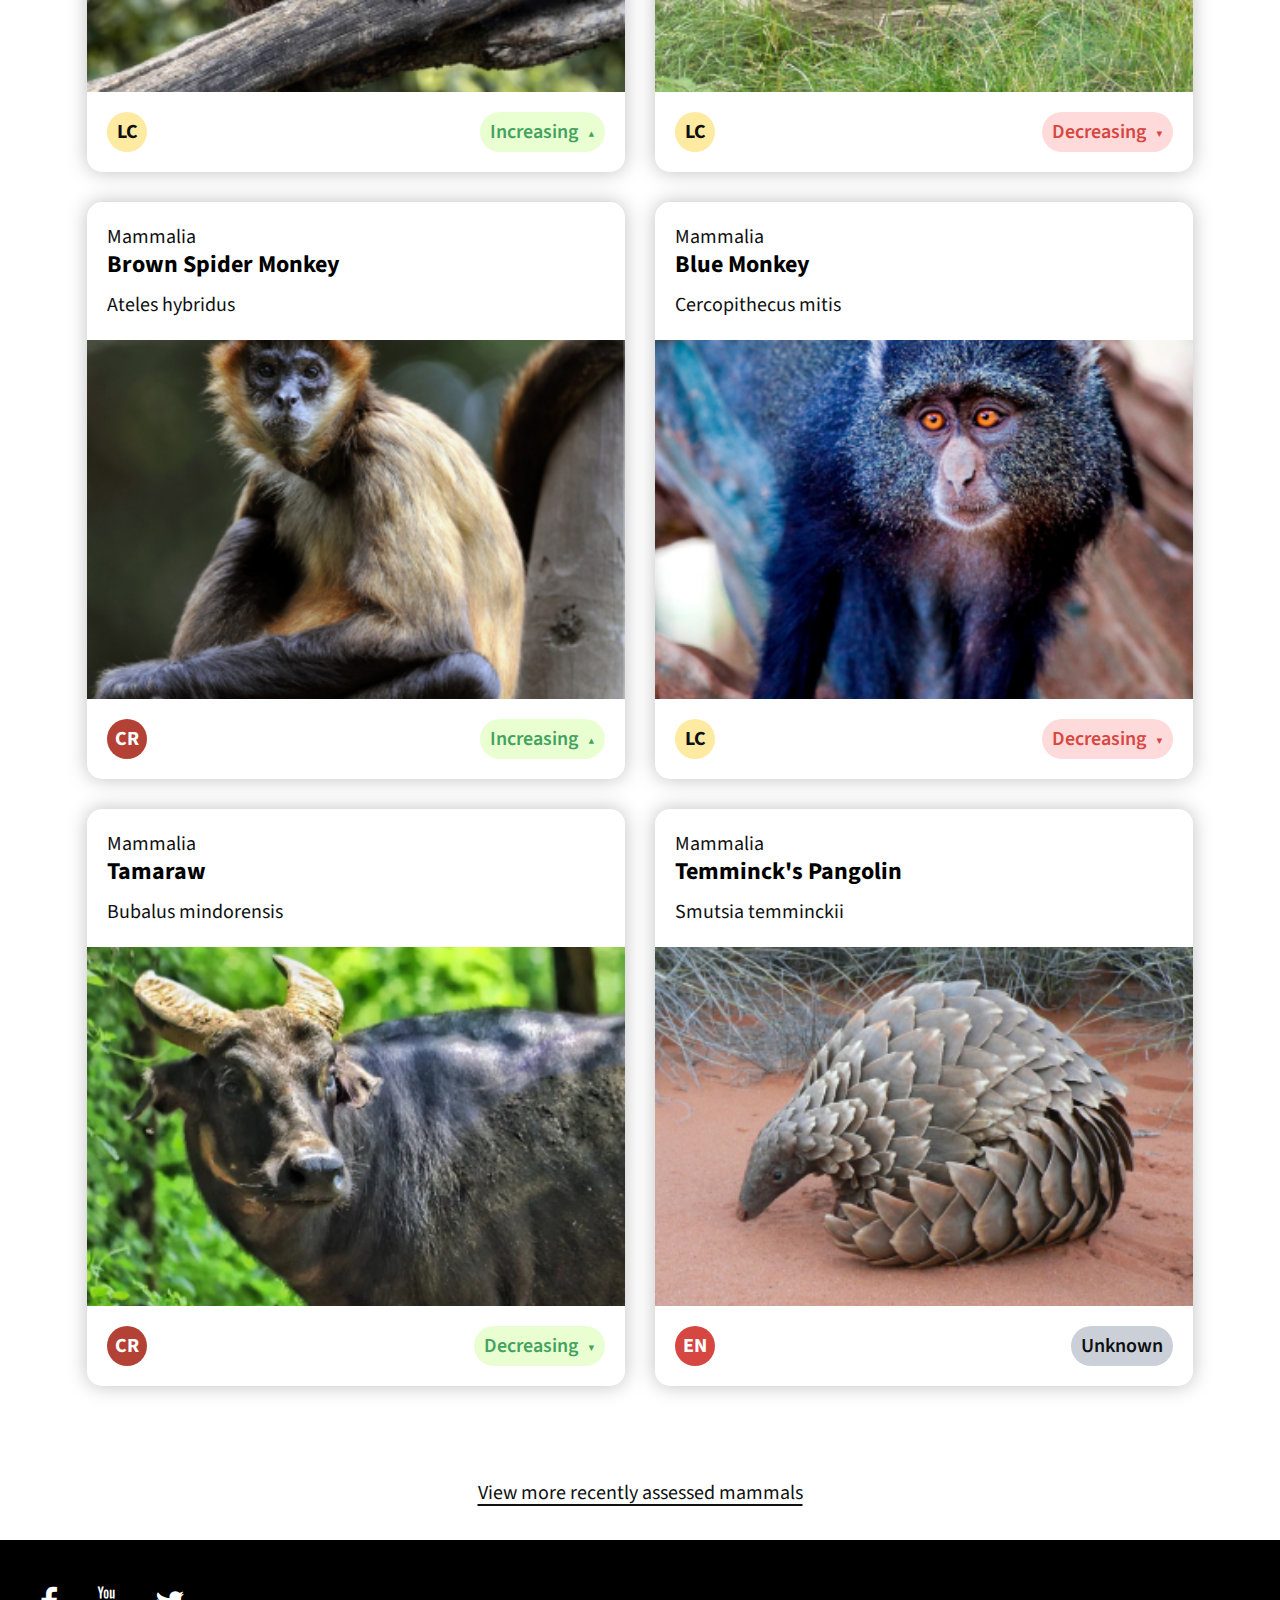
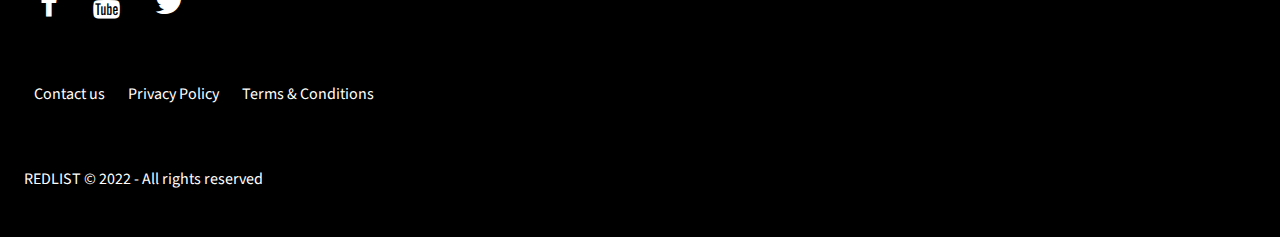
<file: overview-mammals.html>
<!DOCTYPE html>
<html lang="en">

<head>
    <meta charset="UTF-8">
    <title>CodePen - Responsive Navigation Menu with Search Bar</title>
    <link rel='stylesheet' href='https://unpkg.com/boxicons@2.1.2/css/boxicons.min.css'>
    <link rel="stylesheet" href="css/styles.css">
    <link rel="preconnect" href="https://fonts.googleapis.com">
    <link rel="preconnect" href="https://fonts.gstatic.com" crossorigin>
    <link
        href="https://fonts.googleapis.com/css2?family=Poppins:wght@400;600;700&family=Source+Sans+Pro:wght@300;400;600;700&display=swap"
        rel="stylesheet">
    <!-- Font Awesome Links -->
    <link rel="stylesheet" href="https://cdnjs.cloudflare.com/ajax/libs/font-awesome/4.7.0/css/font-awesome.min.css">
</head>

<!-- =============================================================================
   ============================navbar======================================
 ============================================================================= -->
<header class="header" id="header">
    <nav class="navbar nav-container">
        <a href="./index.html"><img src="logo.svg" alt="Redlist Logo" class="logo"></a>
        <div class="burger" id="burger">
            <span class="burger-line"></span>
            <span class="burger-line"></span>
            <span class="burger-line"></span>
        </div>
        <span class="overlay"></span>
        <div class="menu" id="menu">
            <ul class="menu-inner">
                <li class="menu-item"><a class="menu-link menu-link-current" href="overview.html">Animals</a></li>
                <li class="menu-item"><a class="menu-link" href="#">About</a></li>
                <li class="menu-item"><a class="menu-link" href="#">News</a></li>
                <li class="menu-item"><a class="menu-link" href="#">Take Action</a></li>
            </ul>
        </div>
        <button><i class="bx bx-search search-toggle"></i></button>
        <form class="search-block">
            <span><i class="bx bx-arrow-back search-cancel"></i></span>
            <input type="search" name="search" class="search-input" placeholder="Search here..." autofocus>
        </form>
    </nav>
</header>
<!-- =============================================================================
 ============================navbar closed======================================
============================================================================= -->
<!-- BREADCRUMB -->
<div class="breadcrumb container">
    <a href="overview.html" class="bc-item"> Animals /</a>
    <a href="overview-mammals.html" class="bc-item bc-item-current"> Mammals </a>

</div>
<!-- BREADCRUMB CLOSED -->

<main>
    <!-- ================ FEATURED ANIAMALS SECTION ==================== -->
    <section class="overview-grid-section container">
        <h2 class="margin-top margin-bottom"> Discover our amazing species</h2>
        <div class="mammals-overview flex">
            <!-- box 3 habitats -->
            <div class="aside-habitat-2 white-bg round-corner dropshadow margin-bottom">
                <h4>Habitats</h4>
                <div class="overview-icon-box">
                    <div class="flex">
                        <img src="images/icons/forest.svg" alt="a forest icon" class="svg-icon">
                        <a class="icon-description"> Forest</a>
                    </div>
                    <div class="flex">
                        <img src="images/icons/shrubland.svg" alt="a shrubland icon" class="svg-icon">
                        <a class="icon-description"> Shrubland</a>
                    </div>
                    <div class="flex">
                        <img src="images/icons/desert.svg" alt="a desert icon" class="svg-icon">
                        <a class="icon-description"> Desert</a>
                    </div>
                    <div class="flex">
                        <img src="images/icons/savanna.svg" alt="a savanna icon" class="svg-icon">
                        <a class="icon-description"> Savanna</a>
                    </div>
                    <div class="flex">
                        <img src="images/icons/marine.svg" alt="a water icon" class="svg-icon">
                        <a class="icon-description"> Marine</a>
                    </div>

                    <div class="flex">
                        <img src="images/icons/grassland.svg" alt="a grassland icon" class="svg-icon">
                        <a class="icon-description"> Grasland</a>
                    </div>
                </div>
            </div>

            <!-- box 5 featured animal -->
            <div
                class="featured-animal-card flex background-image animal-mammals round-corner dropshadow margin-bottom">
                <p class="featured-animal-subheading uppercase">Featured Species</p>
                <h2>Mountain Goat</h2>
            </div>
        </div>


    </section>


    <div class="round-corner-top white-bg">


        <!-- ================ ANIMAL CARDS SECTION ================ -->
        <section class="container">
            <h3 class="animal-card-heading padding-top margin-top"> Recently Assessed species</h3>
            <div class="animal-cards">
                <!--card 1 -->
                <a href="detailpage.html">
                    <div class="animal-card">
                        <div class="animal-card-header">
                            <p class="body-text"> Mammalia</p>
                            <h3 class="animal-card-title">Black Rhino</h3>
                            <p class="body-text">Diceros Bicornis</p>
                        </div>
                        <img src="images/overviewpage-mammals/black-rhino.jpg"
                            alt=" a black rhino wandering through shrubland">
                        <div class="animal-card-info">
                            <div class="status-circle NT"> <strong>NT</strong></div>
                            <p class="animal-card-indicator-green body-text"> Increasing <span
                                    class="arrow-scale">▲</span></p>
                        </div>
                    </div>
                </a>
    
    

                <!--card 2 -->
                <a href="#">
                    <div class="animal-card">
                        <div class="animal-card-header">
                            <p class="body-text"> Mammalia</p>
                            <h3 class="animal-card-title">Sea Otter</h3>
                            <p class="body-text"> Enhydra lutris </p>
                        </div>
                        <img src="images/overviewpage-mammals/sea-otter.jpg" alt="a sea otter swimming n its back">
                        <div class="animal-card-info">
                            <div class="status-circle EN"> <strong>EN</strong></div>
                            <p class="animal-card-indicator-red body-text"> Decreasing <span
                                    class="arrow-scale">▼</span></p>
                        </div>
                    </div>
                </a>


                <!--card 3 -->
                <a href="#">
                    <div class="animal-card">
                        <div class="animal-card-header">
                            <p class="body-text"> Mammalia</p>
                            <h3 class="animal-card-title">Red Panda</h3>
                            <p class="body-text"> Ailurus fulgens</p>
                        </div>
                        <img src="images/overviewpage-mammals/red-panda.jpg" alt="a red panda sitting on a tree">
                        <div class="animal-card-info">
                            <div class="status-circle EN"> <strong>EN</strong></div>
                            <p class="animal-card-indicator-red body-text"> Decreasing <span
                                    class="arrow-scale">▼</span></p>
                        </div>
                    </div>
                </a>

                <!--card 4 -->
                <a href="#">
                    <div class="animal-card">
                        <div class="animal-card-header">
                            <p class="body-text"> Mammalia</p>
                            <h3 class="animal-card-title"> Maned Wolf</h3>
                            <p class="body-text">Chrysocynon brachyurus </p>
                        </div>
                        <img src="images/overviewpage-mammals/maned-wolf.jpg"
                            alt="a maned wolf looking behind its back">
                        <div class="animal-card-info">
                            <div class="status-circle NT"> <strong>NT</strong></div>
                            <p class="animal-card-indicator-grey body-text"> Unknown</p>
                        </div>
                    </div>
                </a>

                <!--card 5 -->
                <a href="#">
                    <div class="animal-card">
                        <div class="animal-card-header">
                            <p class="body-text"> Mammalia</p>
                            <h3 class="animal-card-title">Thomas's Fruit-Eating Bat</h3>
                            <p class="body-text">Dermanura watsoni</p>
                        </div>
                        <img src="images/overviewpage-mammals/thomass-fruit-eating-bat.jpg"
                            alt="a bat hanging on a leaf">
                        <div class="animal-card-info">
                            <div class="status-circle LC"> <strong>LC</strong></div>
                            <p class="animal-card-indicator-red body-text"> Decreasing <span
                                    class="arrow-scale">▼</span></p>
                        </div>
                    </div>
                </a>

                <!--card 6 -->
                <a href="#">
                    <div class="animal-card">
                        <div class="animal-card-header">
                            <p class="body-text"> Mammalia</p>
                            <h3 class="animal-card-title">Moose</h3>
                            <p class="body-text">Alces alces</p>
                        </div>
                        <img src="images/overviewpage-mammals/moose.jpg" alt="a brown moose in a field of grass">
                        <div class="animal-card-info">
                            <div class="status-circle LC"> <strong>LC</strong></div>
                            <p class="animal-card-indicator-green body-text"> Increasing <span
                                    class="arrow-scale">▲</span></p>
                        </div>
                    </div>
                </a>
                <!--card 7 -->
                <a href="#">
                    <div class="animal-card">
                        <div class="animal-card-header">
                            <p class="body-text"> Mammalia</p>
                            <h3 class="animal-card-title">Desmarest`s Hutia</h3>
                            <p class="body-text"> Vapromys pilorides</p>
                        </div>
                        <img src="images/overviewpage-mammals/desmarest-hutia.jpg"
                            alt="a hutia sitting on a tree branch">
                        <div class="animal-card-info">
                            <div class="status-circle LC"> <strong>LC</strong></div>
                            <p class="animal-card-indicator-green body-text"> Increasing <span
                                    class="arrow-scale">▲</span></p>
                        </div>
                    </div>
                </a>
                <!--card 8 -->
                <a href="#">
                    <div class="animal-card">
                        <div class="animal-card-header">
                            <p class="body-text"> Mammalia</p>
                            <h3 class="animal-card-title">Jaguarundi</h3>
                            <p class="body-text">Herpailurus yagouaroundi</p>
                        </div>
                        <img src="images/overviewpage-mammals/jaguarundi.jpg"
                            alt="a small jaguar sneaking through a field of grass">
                        <div class="animal-card-info">
                            <div class="status-circle LC"> <strong>LC</strong></div>
                            <p class="animal-card-indicator-red body-text"> Decreasing <span
                                    class="arrow-scale">▼</span></p>
                        </div>
                    </div>
                </a>

                <!--card 9 -->
                <a href="#">
                    <div class="animal-card">
                        <div class="animal-card-header">
                            <p class="body-text"> Mammalia</p>
                            <h3 class="animal-card-title">Brown Spider Monkey</h3>
                            <p class="body-text">Ateles hybridus </p>
                        </div>
                        <img src="images/overviewpage-mammals/spider-monkey.jpg"
                            alt="a spider monkey sitting and looking into the camera">
                        <div class="animal-card-info">
                            <div class="status-circle CR"> <strong>CR</strong></div>
                            <p class="animal-card-indicator-green body-text"> Increasing <span
                                    class="arrow-scale">▲</span></p>
                        </div>
                    </div>
                </a>

                <!--card 10 -->
                <a href="detailpage.html">
                    <div class="animal-card">
                        <div class="animal-card-header">
                            <p class="body-text"> Mammalia</p>
                            <h3 class="animal-card-title">Blue Monkey</h3>
                            <p class="body-text">Cercopithecus mitis</p>
                        </div>
                        <img src="images/overviewpage-mammals/blue-monkey.jpg"
                            alt="a monkey with red eyes">
                        <div class="animal-card-info">
                            <div class="status-circle LC"> <strong>LC</strong></div>
                            <p class="animal-card-indicator-red body-text"> Decreasing <span
                                    class="arrow-scale">▼</span></p>
                        </div>
                    </div>
                </a>

                <!--card 11 -->
                <a href="detailpage.html">
                    <div class="animal-card">
                        <div class="animal-card-header">
                            <p class="body-text"> Mammalia</p>
                            <h3 class="animal-card-title">Tamaraw</h3>
                            <p class="body-text">Bubalus mindorensis</p>
                        </div>
                        <img src="images/overviewpage-mammals/tamaraw.jpg"
                            alt=" a black rhino wandering through shrubland">
                        <div class="animal-card-info">
                            <div class="status-circle CR"> <strong>CR</strong></div>
                            <p class="animal-card-indicator-green body-text"> Decreasing <span
                                    class="arrow-scale">▼</span></p>
                        </div>
                    </div>
                </a>

                <!--card 12 -->
                <a href="detailpage.html">
                    <div class="animal-card">
                        <div class="animal-card-header">
                            <p class="body-text"> Mammalia</p>
                            <h3 class="animal-card-title">Temminck's Pangolin</h3>
                            <p class="body-text">Smutsia temminckii</p>
                        </div>
                        <img src="images/overviewpage-mammals/pangolin.jpg"
                            alt=" a black rhino wandering through shrubland">
                        <div class="animal-card-info">
                            <div class="status-circle EN"> <strong>EN</strong></div>
                            <p class="animal-card-indicator-grey body-text">Unknown</p>
                        </div>
                    </div>
                </a>



            </div>
            <a href="#" class="link-centered"> View more recently assessed mammals</a>
        </section>
        <!-- ================== ANIMAL CARDS SECTION CLOSED ============================= -->


    </div>
</main>

<footer>
    <div class="footer">
        <div class="row">
            <a href="#"><i class="fa fa-facebook"></i></a>
            <a href="#"><i class="fa fa-youtube"></i></a>
            <a href="#"><i class="fa fa-twitter"></i></a>
        </div>

        <div class="row">
            <ul>
                <li><a href="#">Contact us</a></li>
                <li><a href="#">Privacy Policy</a></li>
                <li><a href="#">Terms & Conditions</a></li>

            </ul>
        </div>

        <div class="row">
            REDLIST © 2022 - All rights reserved
        </div>
    </div>
</footer>

<!-- JS -->
<script src="./js/script.js"></script>
</body>

</html>
</file>
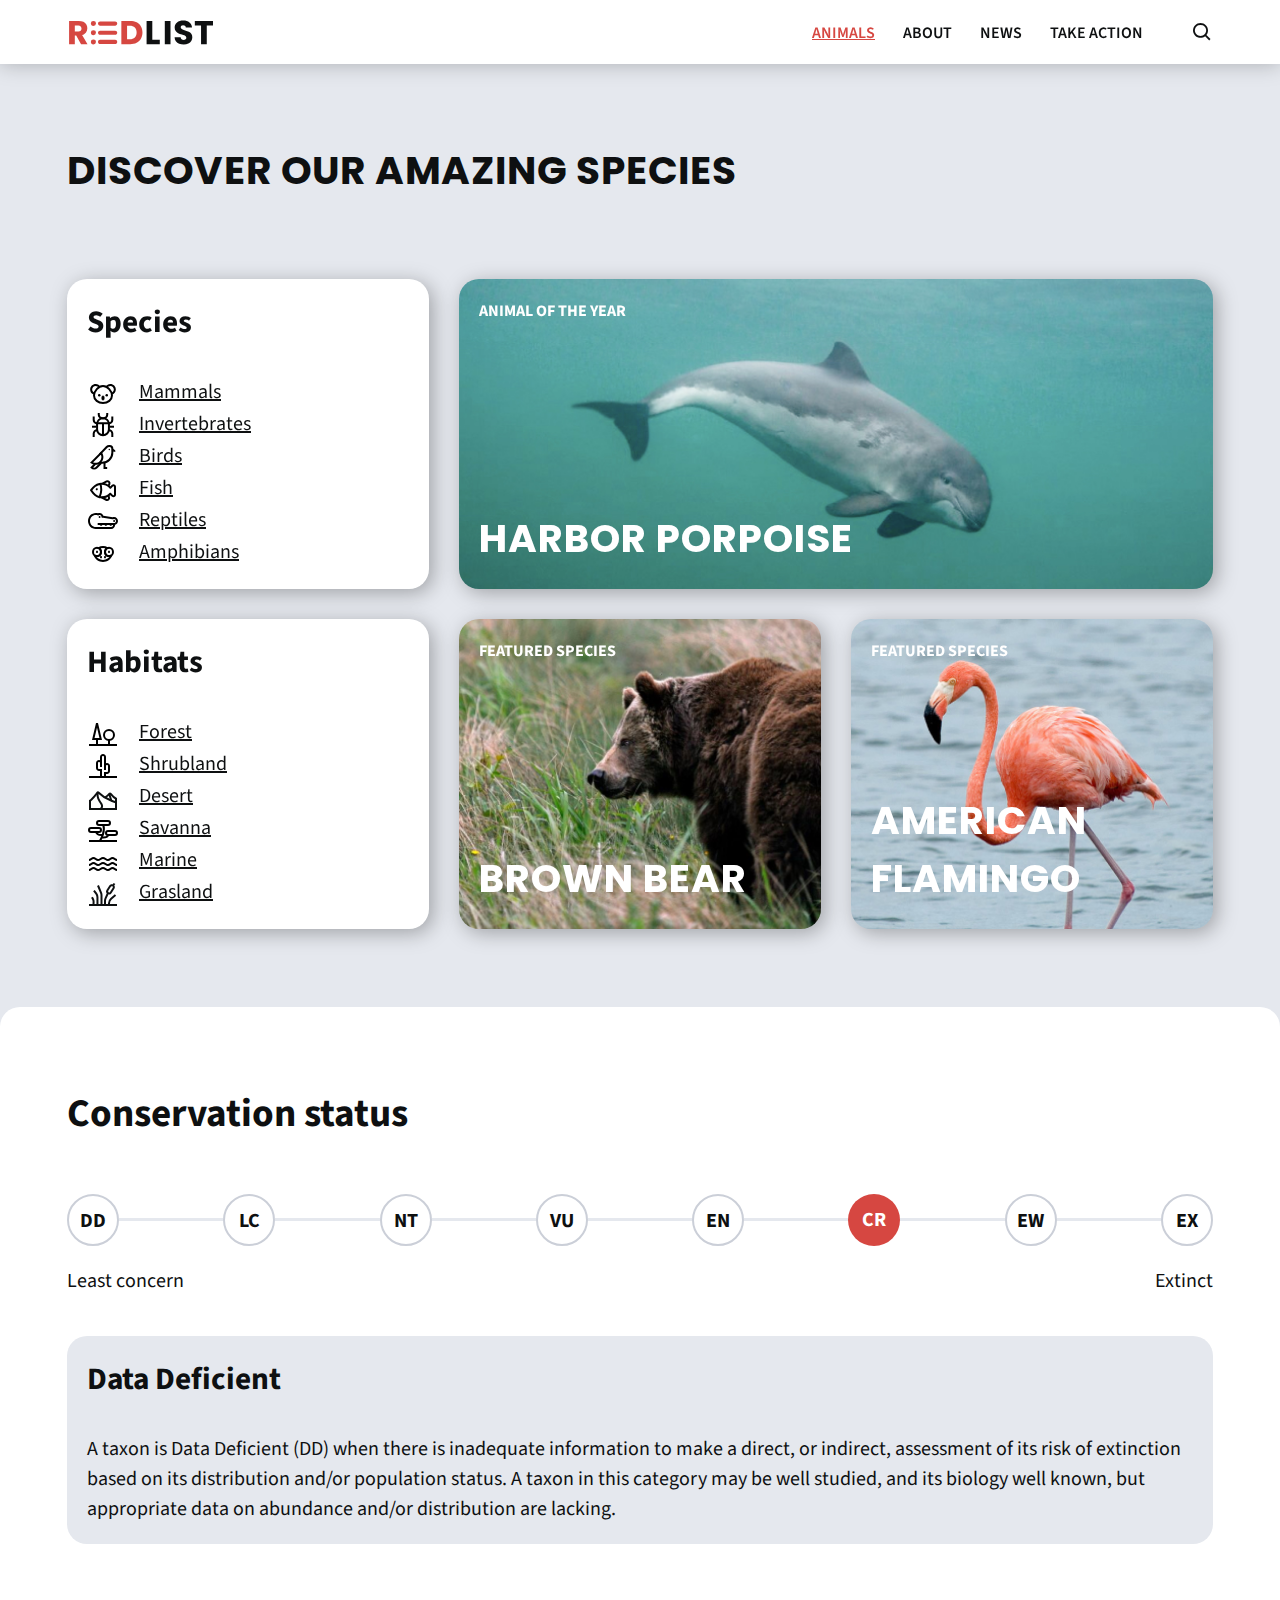
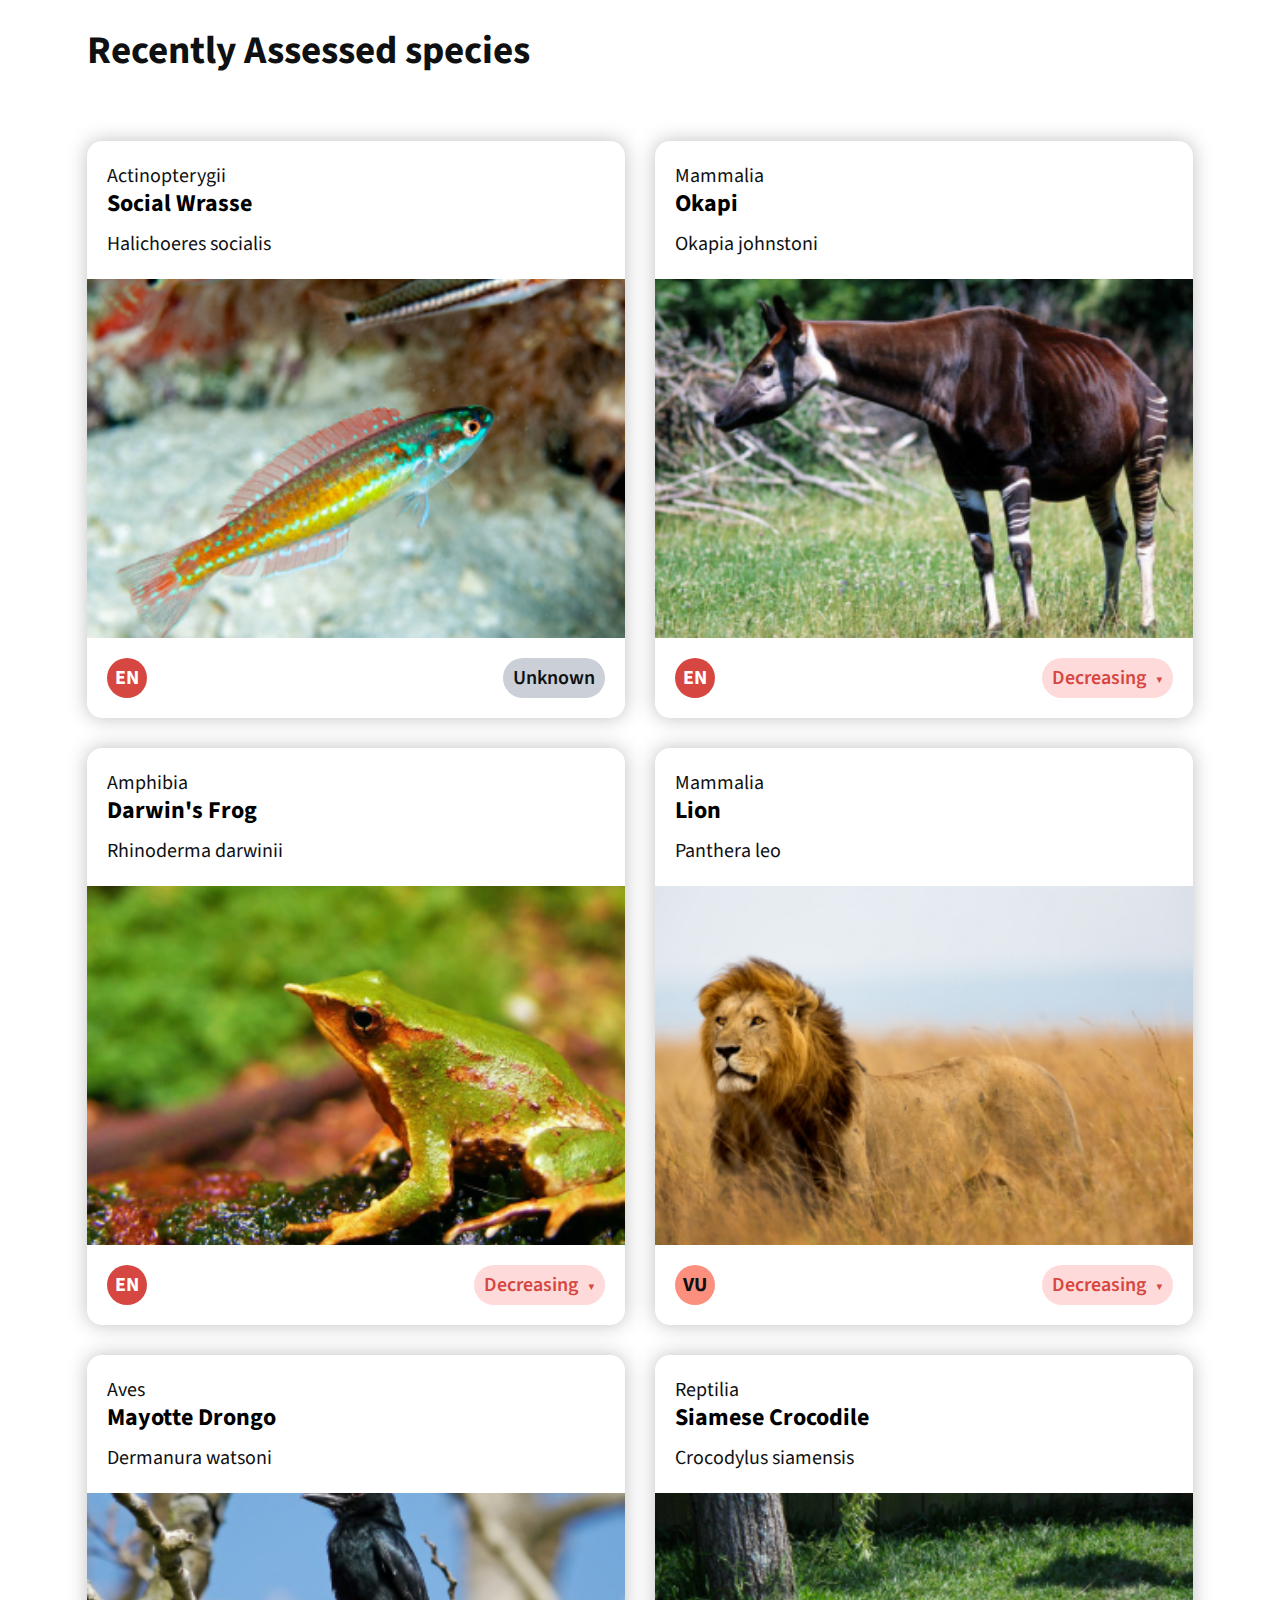
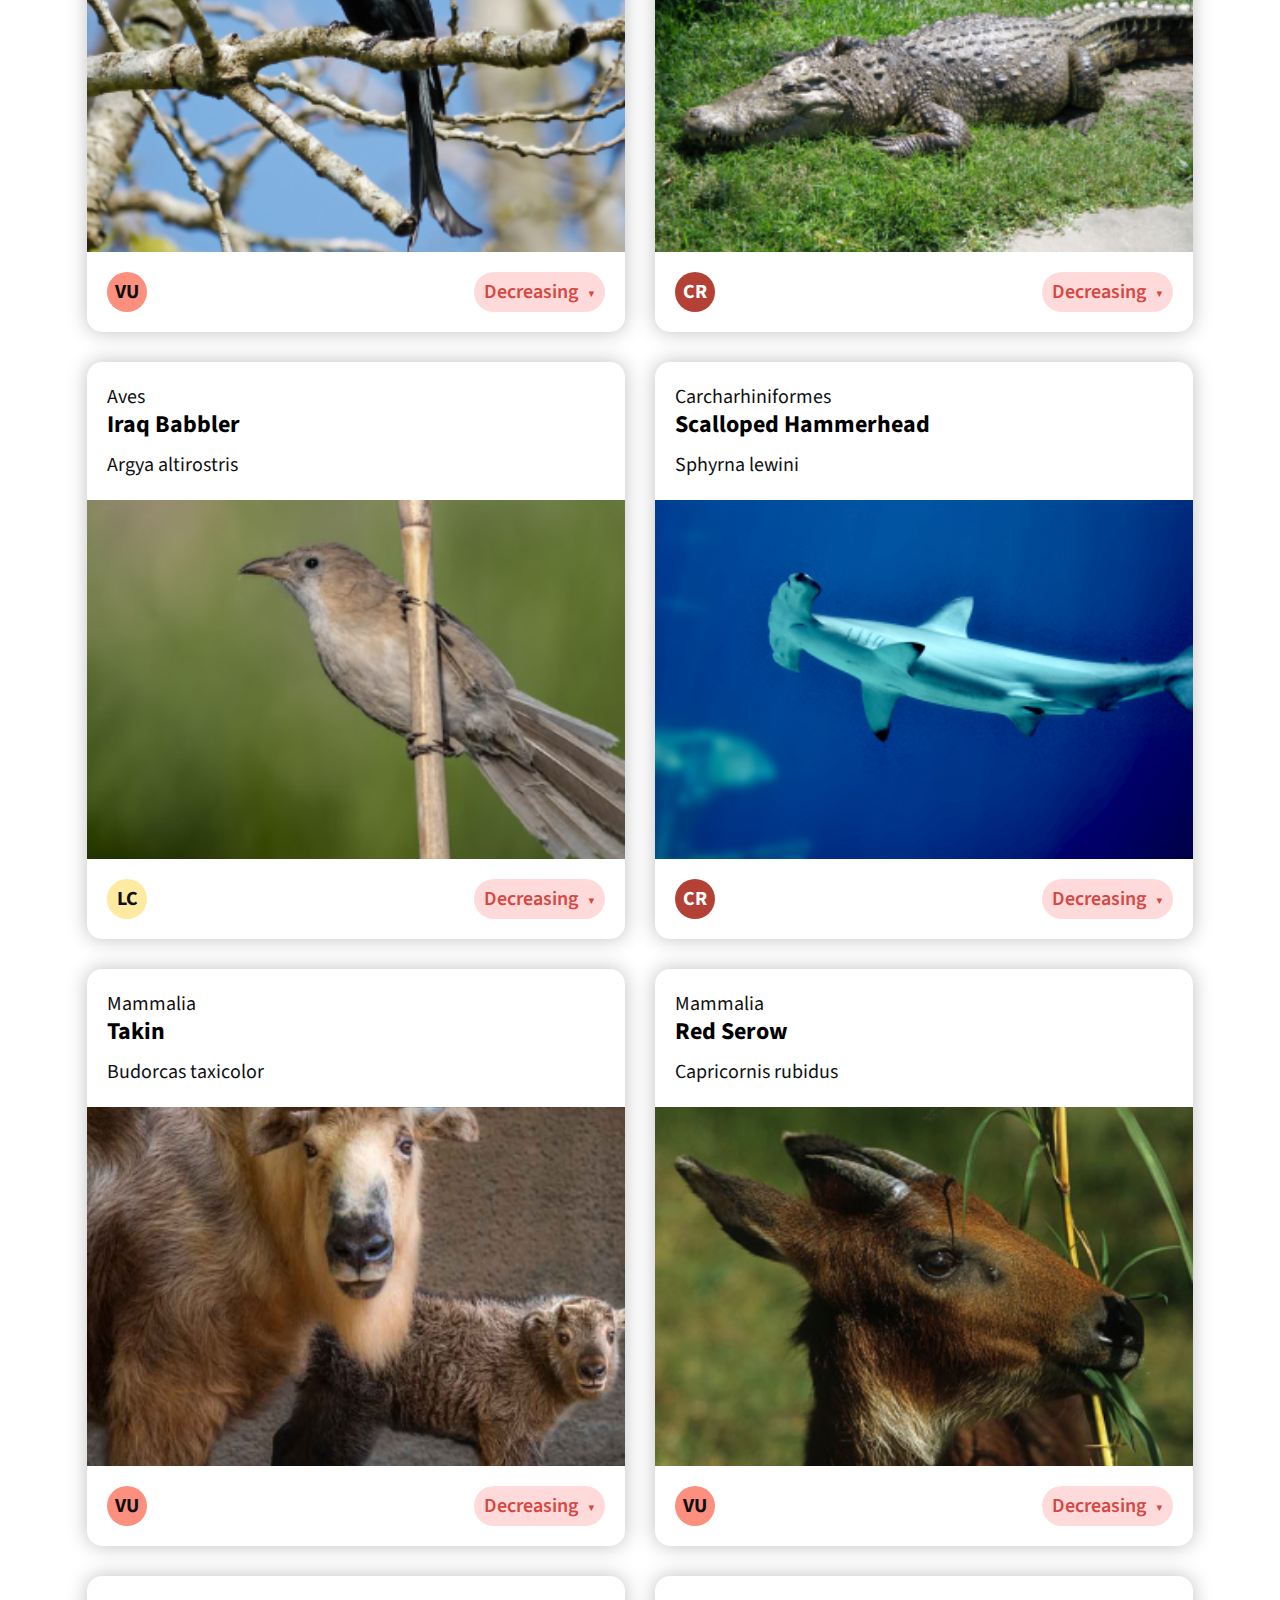
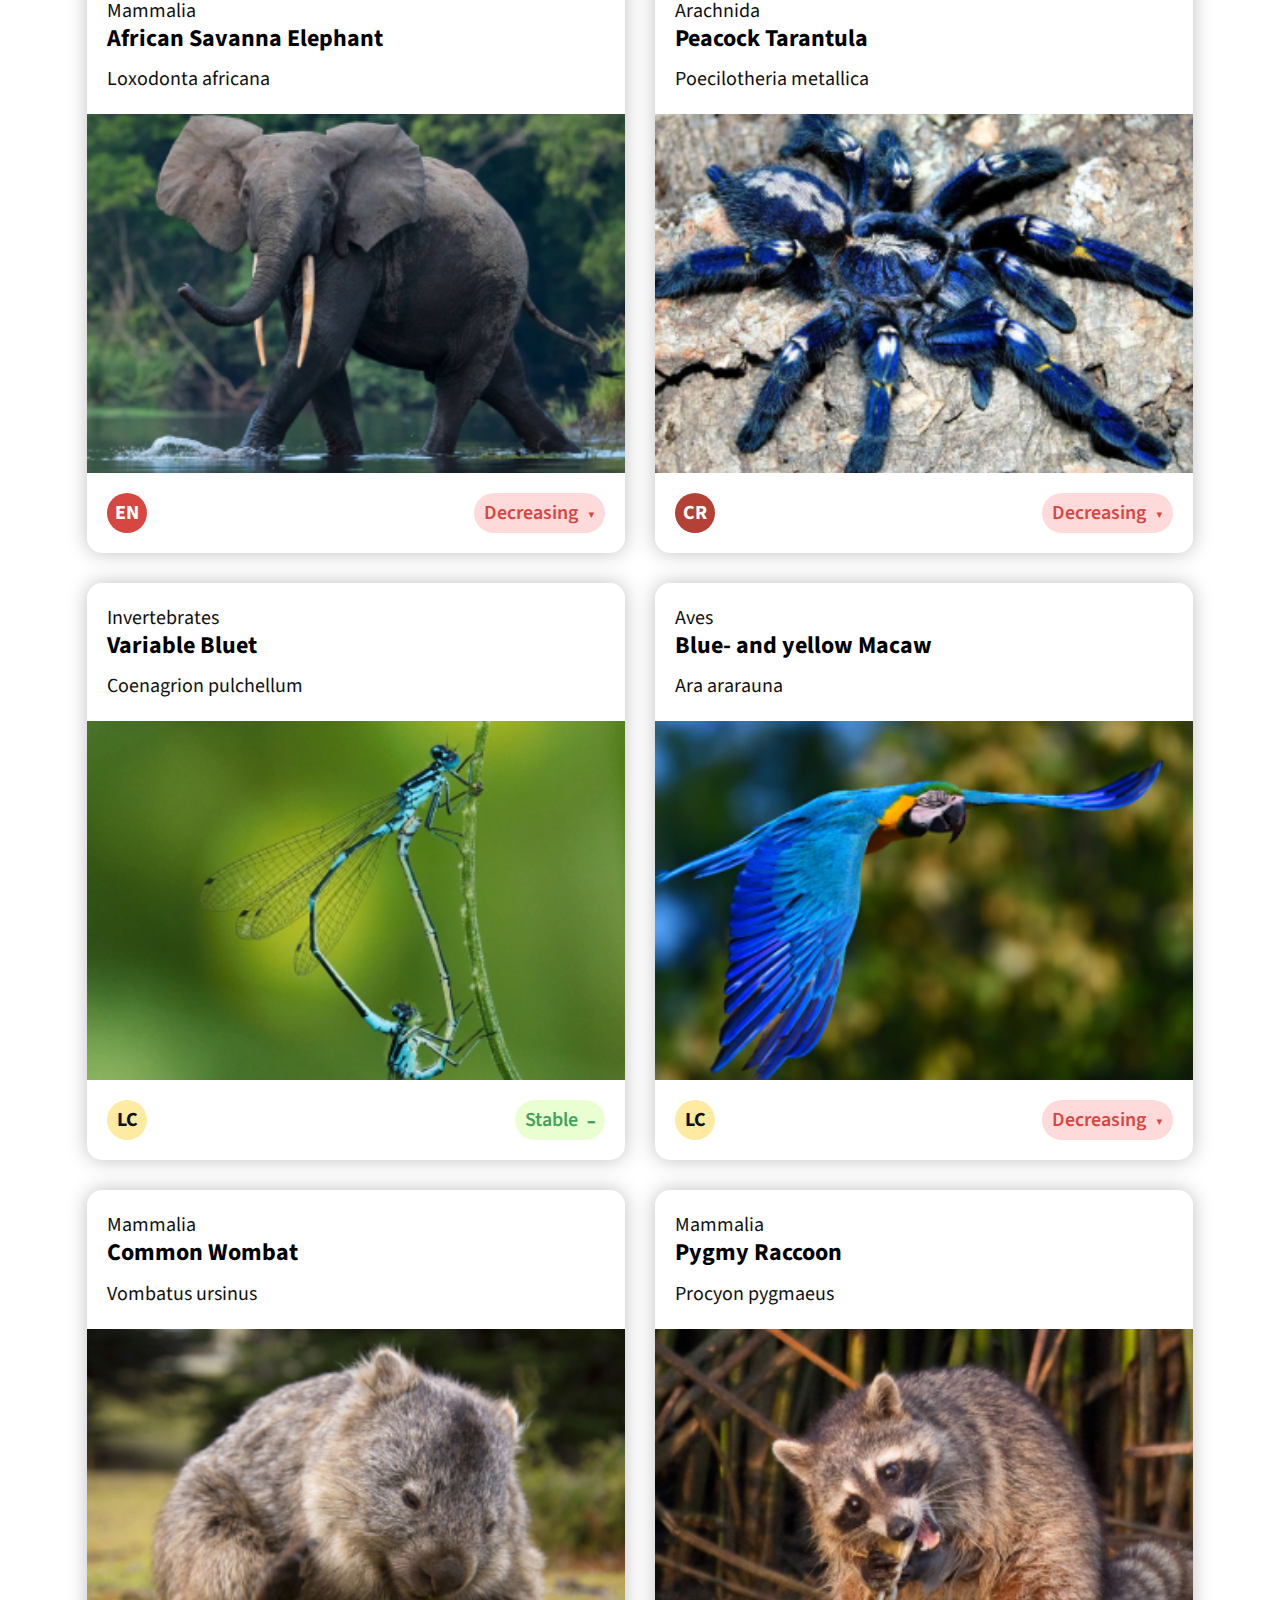
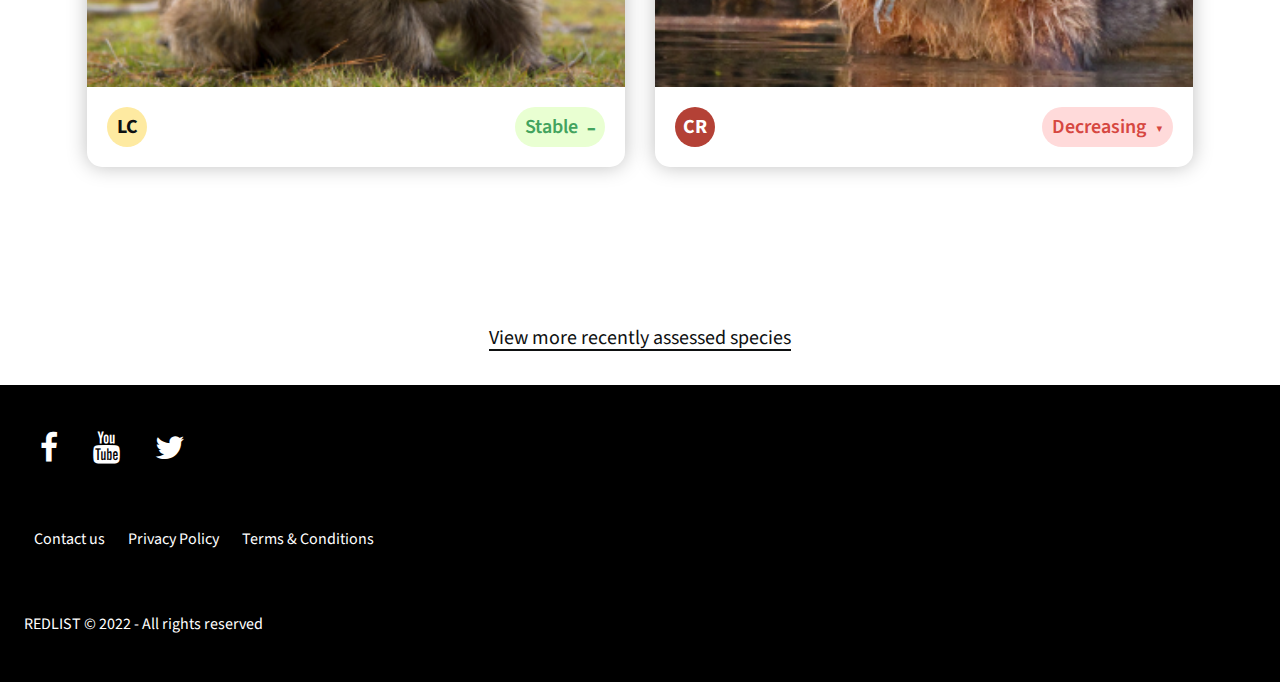
<file: overview.html>
<!DOCTYPE html>
<html lang="en">

<head>
    <meta charset="UTF-8">
    <title>CodePen - Responsive Navigation Menu with Search Bar</title>
    <link rel='stylesheet' href='https://unpkg.com/boxicons@2.1.2/css/boxicons.min.css'>
    <link rel="stylesheet" href="css/styles.css">
    <link rel="preconnect" href="https://fonts.googleapis.com">
    <link rel="preconnect" href="https://fonts.gstatic.com" crossorigin>
    <link
        href="https://fonts.googleapis.com/css2?family=Poppins:wght@400;600;700&family=Source+Sans+Pro:wght@300;400;600;700&display=swap"
        rel="stylesheet">
    <!-- Font Awesome Links -->
    <link rel="stylesheet" href="https://cdnjs.cloudflare.com/ajax/libs/font-awesome/4.7.0/css/font-awesome.min.css">
</head>

<body>
    <!-- =============================================================================
   ============================navbar======================================
 ============================================================================= -->
    <header class="header" id="header">
        <nav class="navbar container">
            <a href="./index.html"><img src="logo.svg" alt="Redlist Logo" class="logo"></a>
            <div class="burger" id="burger">
                <span class="burger-line"></span>
                <span class="burger-line"></span>
                <span class="burger-line"></span>
            </div>
            <span class="overlay"></span>
            <div class="menu" id="menu">
                <ul class="menu-inner">
                    <li class="menu-item"><a class="menu-link menu-link-current" href="overview.html">Animals</a></li>
                    <li class="menu-item"><a class="menu-link" href="#">About</a></li>
                    <li class="menu-item"><a class="menu-link" href="#">News</a></li>
                    <li class="menu-item"><a class="menu-link" href="#">Take Action</a></li>
                </ul>
            </div>
            <button><i class="bx bx-search search-toggle"></i></button>
            <form class="search-block">
                <span><i class="bx bx-arrow-back search-cancel"></i></span>
                <input type="search" name="search" class="search-input" placeholder="Search here..." autofocus>
            </form>
        </nav>
    </header>
    <!-- =============================================================================
 ============================navbar closed======================================
============================================================================= -->


    <main>
        <!-- ================ FEATURED ANIAMALS SECTION ==================== -->
        <section class="overview-grid-section container">
            <h2 class="margin-top margin-bottom"> Discover our amazing species</h2>
            <div class="grid-overview">
                <!-- box 1 species-->
                <div class="aside-species white-bg round-corner dropshadow margin-bottom">
                    <h4>Species</h4>
                    <div class="overview-icon-box">
                        <div class="flex">
                            <img src="images/icons/mammals.svg" alt="a koala icon" class="svg-icon">
                            <a href="overview-mammals.html" class="icon-description"> Mammals</a>
                        </div>
                        <div class="flex">
                            <img src="images/icons/invertebrates.svg" alt="a bug icon" class="svg-icon">
                            <a class="icon-description"> Invertebrates</a>
                        </div>
                        <div class="flex ">
                            <img src="images/icons/birds.svg" alt="a bird icon" class="svg-icon">
                            <a class="icon-description"> Birds</a>
                        </div>
                        <div class="flex ">
                            <img src="images/icons/fish.svg" alt="a fish icon" class="svg-icon">
                            <a class="icon-description"> Fish</a>
                        </div>
                        <div class="flex">
                            <img src="images/icons/reptiles.svg" alt="a crocodile head icon" class="svg-icon">
                            <a class="icon-description"> Reptiles</a>
                        </div>
                        <div class="flex">
                            <img src="images/icons/amphibians.svg" alt="a frog head icon" class="svg-icon">
                            <a class="icon-description"> Amphibians</a>
                        </div>
                    </div>
                </div>

                <!-- box 3 habitats -->
                <div class="aside-habitat white-bg round-corner dropshadow margin-bottom">
                    <h4>Habitats</h4>
                    <div class="overview-icon-box">
                        <div class="flex">
                            <img src="images/icons/forest.svg" alt="a forest icon" class="svg-icon">
                            <a class="icon-description"> Forest</a>
                        </div>
                        <div class="flex">
                            <img src="images/icons/shrubland.svg" alt="a shrubland icon" class="svg-icon">
                            <a class="icon-description"> Shrubland</a>
                        </div>
                        <div class="flex">
                            <img src="images/icons/desert.svg" alt="a desert icon" class="svg-icon">
                            <a class="icon-description"> Desert</a>
                        </div>
                        <div class="flex">
                            <img src="images/icons/savanna.svg" alt="a savanna icon" class="svg-icon">
                            <a class="icon-description"> Savanna</a>
                        </div>
                        <div class="flex">
                            <img src="images/icons/marine.svg" alt="a water icon" class="svg-icon">
                            <a class="icon-description"> Marine</a>
                        </div>

                        <div class="flex">
                            <img src="images/icons/grassland.svg" alt="a grassland icon" class="svg-icon">
                            <a class="icon-description"> Grasland</a>
                        </div>
                    </div>
                </div>
                <!-- box 2 fatured animal -->
                <div class="featured-animal-card flex background-image animal-1 round-corner dropshadow margin-bottom">
                    <p class="featured-animal-subheading uppercase">Animal of the Year</p>
                    <h2>Harbor Porpoise</h2>

                </div>
                <!-- box 4 featured animal -->
                <div class="featured-animal-card flex background-image animal-2 round-corner dropshadow margin-bottom">
                    <p class="featured-animal-subheading uppercase">Featured Species</p>
                    <h2>Brown bear</h2>
        
                </div>

                <!-- box 5 featured animal -->
                <div class="featured-animal-card flex background-image animal-3 round-corner dropshadow margin-bottom">
                    <p class="featured-animal-subheading uppercase">Featured Species</p>
                    <h2>American flamingo</h2>
                </div>
            </div>


        </section>


        <div class="round-corner-top white-bg">
            <!-- ================ SCALE SECTION ==================== -->
            <section class="container interactive-scale-section">
                <h3 class="margin-top padding-top"> Conservation status</h3>
                <div class="step-indicator">
                    <div class="step">
                        <button data-tab="DD" class="b-nav-tab step-icon">DD
                        </button>
                    </div>
                    <div class="indicator-line"></div>
                    <div class="step">
                        <button data-tab="LC" class="b-nav-tab step-icon">
                            LC
                        </button>
                    </div>
                    <div class="indicator-line"></div>
                    <div class="step">
                        <button data-tab="NT" class="b-nav-tab step-icon">
                            NT
                        </button>
                    </div>
                    <div class="indicator-line"></div>
                    <div class="step">
                        <button data-tab="VU" class="b-nav-tab step-icon">
                            VU
                        </button>
                    </div>
                    <div class="indicator-line"></div>
                    <div class="step">
                        <button data-tab="EN" class="b-nav-tab step-icon">
                            EN
                        </button>
                    </div>
                    <div class="indicator-line"></div>
                    <div class="step">
                        <button data-tab="CR" class=" b-nav-tab step-icon step-icon-active active-scale">
                            CR
                        </button>
                    </div>
                    <div class="indicator-line"></div>
                    <div class="step">
                        <button data-tab="EW" class="b-nav-tab step-icon">
                            EW
                        </button>
                    </div>
                    <div class="indicator-line"></div>
                    <div class="step">
                        <button data-tab="EX" class="b-nav-tab step-icon">
                            EX
                        </button>
                    </div>

                </div>
                <div class="scale-description flex margin-bottom">
                    <p> Least concern</p>
                    <p> Extinct</p>
                </div>

                <div id="DD" class="b-tab active-scale">
                    <h4>Data Deficient</h4>
                    A taxon is Data Deficient (DD) when there is inadequate information to
                    make a direct, or indirect, assessment of its risk of extinction based on
                    its distribution and/or population status. A taxon in this category may be
                    well studied, and its biology well known, but appropriate data on
                    abundance and/or distribution are lacking.
                </div>
                <div id="LC" class="b-tab">
                    <h4>Least Concern</h4>
                    A taxon is Least Concern (LC) when it has been evaluated against the
                    Red List criteria and does not qualify for Critically Endangered,
                    Endangered, Vulnerable or Near Threatened.
                </div>
                <div id="NT" class="b-tab">
                    <h4>Near Threatened</h4>
                    A taxon is Near Threatened (NT) when it has been evaluated against
                    the criteria but does not qualify for Critically Endangered,
                    Endangered or Vulnerable now, but is close to qualifying for or is likely
                    to quality Tor a threatened category in the near ruture
                </div>
                <div id="VU" class="b-tab">
                    <h4>Vulnerable</h4>
                    A taxon is Vulnerable (l) when the best available evidence indicates
                    that it meets any of the criteria A to E for Vulnerable, and it is therefore
                    Considered to De Tacing a nign risk or extinction In the wild

                </div>
                <div id="EN" class="b-tab">
                    <h4>Endangered</h4>

                    when it has been evaluated against the criteria but does not qualify for Critically Endangered,
                    Endangered
                    or Vulnerable now, but is close to qualifying for or is likely to qualify for a threatened
                    category
                    in the
                    near future.

                </div>
                <div id="CR" class="b-tab">
                    <h4>Critically Endangered</h4>
                    A taxon is Critically Endangered (CR) when the best available
                    evidence indicates that it meets any of the criteria A to E for Critically
                    Endangered, and it is therefore considered to be facing an extremely high
                    risk of extinction in the wild

                </div>
                <div id="EW" class="b-tab">
                    <h4>Extinct in the Wild</h4>
                    A taxon IS Extinct In The Wild (EW) When It IS known onlv to survive In
                    cultivation, In captivity or as a naturalized population (or populations
                    well outside the past range. A taxon is presumed Extinct In the Wild
                    When exhaustive Surveys In Known and/or expected habitat, at
                    appropriate times (diurnal, seasonal, annual), throughout its historic
                    range have ralled to record an individual. Surveys should be over a tim€
                    trame appropriate to the taxons life cvcle and life torm.

                </div>
                <div id="EX" class="b-tab">
                    <h4>Extinct</h4>
                    A taxon is Extinct (EX) when there is no reasonable doubt that the last
                    individual has died. A taxon Is presumed Extinct When exnaustive
                    surveys In Known and/or expected habitat, at appropriate times ( diurnal,
                    seasonal, annual), throughout its historic range have falled to record an
                    individual. surveys should be over a time trame appropriate to the
                    taxons life cvcle and life torm.

                </div>
            </section>

            <!-- ================ SCALE SECTION CLOSED ==================== -->
            <!-- ================ ANIMAL CARDS SECTION ================ -->
            <section class="container">
                <h3 class="animal-card-heading margin-top"> Recently Assessed species</h3>
                <div class="animal-cards">
                    <!--card 1 -->
                    <a href="#">
                        <div class="animal-card">
                            <div class="animal-card-header">
                                <p class="body-text">Actinopterygii</p>
                                <h3 class="animal-card-title">Social Wrasse</h3>
                                <p class="body-text">Halichoeres socialis</p>
                            </div>
                            <img src="images/overviewpage/wrasse.jpg" alt="a colorful fish swimming in the ocean">
                            <div class="animal-card-info">
                                <div class="status-circle EN"> <strong>EN</strong></div>
                                <p class="animal-card-indicator-grey body-text"> Unknown</p>
                            </div>
                        </div>
                    </a>


                    <!--card 2 -->
                    <a href="#">
                        <div class="animal-card">
                            <div class="animal-card-header">
                                <p class="body-text"> Mammalia</p>
                                <h3 class="animal-card-title">Okapi</h3>
                                <p class="body-text">Okapia johnstoni</p>
                            </div>
                            <img src="images/overviewpage/okapia.jpg" alt="a brown okapi with its head to the left">
                            <div class="animal-card-info">
                                <div class="status-circle EN"> <strong>EN</strong></div>
                                <p class="animal-card-indicator-red body-text"> Decreasing <span
                                        class="arrow-scale">▼</span></p>
                            </div>
                        </div>
                    </a>

                    <!--card 3 -->
                    <a href="#">
                        <div class="animal-card">
                            <div class="animal-card-header">
                                <p class="body-text">Amphibia</p>
                                <h3 class="animal-card-title">Darwin's Frog</h3>
                                <p class="body-text">Rhinoderma darwinii</p>
                            </div>
                            <img src="images/overviewpage/frog.jpg" alt="a green frog on the jungle floor">
                            <div class="animal-card-info">
                                <div class="status-circle EN"> <strong>EN</strong></div>
                                <p class="animal-card-indicator-red body-text"> Decreasing <span
                                        class="arrow-scale">▼</span></p>
                            </div>
                        </div>
                    </a>


                    <!--card 4 -->
                    <a href="#">
                        <div class="animal-card">
                            <div class="animal-card-header">
                                <p class="body-text"> Mammalia</p>
                                <h3 class="animal-card-title">Lion</h3>
                                <p class="body-text">Panthera leo</p>
                            </div>
                            <img src="images/overviewpage/lion.jpg" alt="a lion in the savanna">
                            <div class="animal-card-info">
                                <div class="status-circle VU"> <strong>VU</strong></div>
                                <p class="animal-card-indicator-red body-text"> Decreasing <span
                                        class="arrow-scale">▼</span></p>
                            </div>
                        </div>
                    </a>


                    <!--card 5 -->
                    <a href="#">
                        <div class="animal-card">
                            <div class="animal-card-header">
                                <p class="body-text">Aves</p>
                                <h3 class="animal-card-title">Mayotte Drongo</h3>
                                <p class="body-text">Dermanura watsoni</p>
                            </div>
                            <img src="images/overviewpage/mayotte.jpg" alt="a black bird in a tree">
                            <div class="animal-card-info">
                                <div class="status-circle VU"> <strong>VU</strong></div>
                                <p class="animal-card-indicator-red body-text"> Decreasing <span
                                        class="arrow-scale">▼</span></p>
                            </div>
                        </div>
                    </a>


                    <!--card 6 -->
                    <a href="#">
                        <div class="animal-card">
                            <div class="animal-card-header">
                                <p class="body-text">Reptilia</p>
                                <h3 class="animal-card-title">Siamese Crocodile</h3>
                                <p class="body-text">Crocodylus siamensis</p>
                            </div>
                            <img src="images/overviewpage/crocodile.jpg" alt="a crocodile lying on grass">
                            <div class="animal-card-info">
                                <div class="status-circle CR"> <strong>CR</strong></div>
                                <p class="animal-card-indicator-red body-text"> Decreasing <span
                                        class="arrow-scale">▼</span></p>
                            </div>
                        </div>
                    </a>

                    <!--card 7 -->
                    <a href="#">
                        <div class="animal-card">
                            <div class="animal-card-header">
                                <p class="body-text">Aves</p>
                                <h3 class="animal-card-title">Iraq Babbler</h3>
                                <p class="body-text">Argya altirostris</p>
                            </div>
                            <img src="images/overviewpage/babbler.jpg" alt="a brown bird sitting on bamboo ">
                            <div class="animal-card-info">
                                <div class="status-circle LC"> <strong>LC</strong></div>
                                <p class="animal-card-indicator-red body-text"> Decreasing <span
                                        class="arrow-scale">▼</span></p>
                            </div>
                        </div>
                    </a>
                    <!--card 8 -->
                    <a href="#">
                        <div class="animal-card">
                            <div class="animal-card-header">
                                <p class="body-text">Carcharhiniformes</p>
                                <h3 class="animal-card-title">Scalloped Hammerhead</h3>
                                <p class="body-text">Sphyrna lewini</p>
                            </div>
                            <img src="images/overviewpage/hammerhead.jpg" alt="a hammershark in the ocean">
                            <div class="animal-card-info">
                                <div class="status-circle CR"> <strong>CR</strong></div>
                                <p class="animal-card-indicator-red body-text"> Decreasing
                                    <span class="arrow-scale">▼</span>
                                </p>
                            </div>
                        </div>
                    </a>

                    <!--card 9 -->
                    <a href="#">
                        <div class="animal-card">
                            <div class="animal-card-header">
                                <p class="body-text">Mammalia</p>
                                <h3 class="animal-card-title">Takin</h3>
                                <p class="body-text">Budorcas taxicolor</p>
                            </div>
                            <img src="images/overviewpage/takin.jpg" alt="a takin with its baby on the right">
                            <div class="animal-card-info">
                                <div class="status-circle VU"> <strong>VU</strong></div>
                                <p class="animal-card-indicator-red body-text"> Decreasing <span
                                        class="arrow-scale">▼</span></p>
                            </div>
                        </div>
                    </a>

                    <!--card 10 -->
                    <a href="#">
                        <div class="animal-card">
                            <div class="animal-card-header">
                                <p class="body-text">Mammalia</p>
                                <h3 class="animal-card-title">Red Serow</h3>
                                <p class="body-text">Capricornis rubidus</p>
                            </div>
                            <img src="images/overviewpage/red-serow.jpg" alt="a serow looking to the right">
                            <div class="animal-card-info">
                                <div class="status-circle VU"> <strong>VU</strong></div>
                                <p class="animal-card-indicator-red body-text"> Decreasing <span
                                        class="arrow-scale">▼</span></p>
                            </div>
                        </div>
                    </a>
                    <!--card 11 -->
                    <a href="#">
                        <div class="animal-card">
                            <div class="animal-card-header">
                                <p class="body-text">Mammalia</p>
                                <h3 class="animal-card-title">African Savanna Elephant</h3>
                                <p class="body-text">Loxodonta africana
                                </p>
                            </div>
                            <img src="images/overviewpage/elephant.jpg" alt="an elephant in a river">
                            <div class="animal-card-info">
                                <div class="status-circle EN"> <strong>EN</strong></div>
                                <p class="animal-card-indicator-red body-text"> Decreasing <span
                                        class="arrow-scale">▼</span></p>
                            </div>
                        </div>
                    </a>
                    <!--card 12 -->
                    <a href="#">
                        <div class="animal-card">
                            <div class="animal-card-header">
                                <p class="body-text">Arachnida</p>
                                <h3 class="animal-card-title">Peacock Tarantula</h3>
                                <p class="body-text">Poecilotheria metallica</p>
                            </div>
                            <img src="images/overviewpage/tarantula.jpg" alt="a blue tarantula on stones">
                            <div class="animal-card-info">
                                <div class="status-circle CR"> <strong>CR</strong></div>
                                <p class="animal-card-indicator-red body-text"> Decreasing <span
                                        class="arrow-scale">▼</span></p>
                            </div>
                        </div>
                    </a>
                    <!--card 13 -->
                    <a href="#">
                        <div class="animal-card">
                            <div class="animal-card-header">
                                <p class="body-text">Invertebrates</p>
                                <h3 class="animal-card-title">Variable Bluet</h3>
                                <p class="body-text">Coenagrion pulchellum </p>
                            </div>
                            <img src="images/overviewpage/bluet.jpg" alt="a blue invertebrate species on a branch">
                            <div class="animal-card-info">
                                <div class="status-circle LC"> <strong>LC</strong></div>
                                <p class="animal-card-indicator-green body-text"> Stable <span
                                        class="arrow-scale">━</span></p>
                            </div>
                        </div>
                    </a>
                    <!--card 14 -->
                    <a href="#">
                        <div class="animal-card">
                            <div class="animal-card-header">
                                <p class="body-text">Aves</p>
                                <h3 class="animal-card-title">Blue- and yellow Macaw</h3>
                                <p class="body-text">Ara ararauna</p>
                            </div>
                            <img src="images/overviewpage/macaw.jpg" alt="a blue parot flying">
                            <div class="animal-card-info">
                                <div class="status-circle LC"> <strong>LC</strong></div>
                                <p class="animal-card-indicator-red body-text"> Decreasing <span
                                        class="arrow-scale">▼</span></p>
                            </div>
                        </div>
                    </a>
                    <!--card 15 -->
                    <a href="#">
                        <div class="animal-card">
                            <div class="animal-card-header">
                                <p class="body-text">Mammalia</p>
                                <h3 class="animal-card-title">Common Wombat</h3>
                                <p class="body-text">Vombatus ursinus</p>
                            </div>
                            <img src="images/overviewpage/wombat.jpg" alt="a fluffy wombat searching for food in the grass">
                            <div class="animal-card-info">
                                <div class="status-circle LC"> <strong>LC</strong></div>
                                <p class="animal-card-indicator-green body-text">Stable <span
                                        class="arrow-scale">━</span></p>
                            </div>
                        </div>
                    </a>
                    <!--card 16 -->
                    <a href="#">
                        <div class="animal-card">
                            <div class="animal-card-header">
                                <p class="body-text">Mammalia</p>
                                <h3 class="animal-card-title">Pygmy Raccoon</h3>
                                <p class="body-text">Procyon pygmaeus</p>
                            </div>
                            <img src="images/overviewpage/raccoon.jpg" alt="a takin with its baby on the right">
                            <div class="animal-card-info">
                                <div class="status-circle CR"> <strong>CR</strong></div>
                                <p class="animal-card-indicator-red body-text"> Decreasing <span
                                        class="arrow-scale">▼</span></p>
                            </div>
                        </div>
                    </a>
                </div>
                <a href="#" class="link-centered">
                    <a href="#" class="link-centered"> View more recently assessed species</a>
                <!-- ================== ANIMAL CARDS SECTION CLOSED ============================= -->

            </section>

        </div>
    </main>

    <footer>
        <div class="footer">
            <div class="row">
                <a href="#"><i class="fa fa-facebook"></i></a>
                <a href="#"><i class="fa fa-youtube"></i></a>
                <a href="#"><i class="fa fa-twitter"></i></a>
            </div>

            <div class="row">
                <ul>
                    <li><a href="#">Contact us</a></li>
                    <li><a href="#">Privacy Policy</a></li>
                    <li><a href="#">Terms & Conditions</a></li>

                </ul>
            </div>

            <div class="row">
                REDLIST © 2022 - All rights reserved
            </div>
        </div>
    </footer>
    <!-- JS -->
    <script src="./js/script.js"></script>

</body>

</html>
</file>
<file: css/styles.css>
@import url(navbar.css);
@import url(fonts.css);
@import url(media.css);
@import url(layout.css);
@import url(color.css);
@import url(accordeon.css);
@import url(animal-card.css);
@import url(scale.css);

*,
*::before,
*::after {
    padding: 0;
    margin: 0;
    box-sizing: border-box;
    list-style: none;
    list-style-type: none;
    text-decoration: none;
}

body {
    background: var(--color-grey2)
}

a,
button {
    cursor: pointer;
    border: none;
    outline: none;
    background: none;
    text-transform: unset;
    text-decoration: none;
}


.section {

    padding: 6rem 0 1rem;
}


.container {
    max-width: 1250px;
    margin-left: auto;
    margin-right: auto;
    padding: 0 1.25rem;
}


@media (min-width: 899px) {
    .container {
        padding: 0 3.25rem;
    }
}

.nav-container {

    max-width: 1250px;
    margin: 0 auto;
    padding: 1.25rem;

}

.bg-change {
    background-color: white;
}


/*  ============= BOX STYLES ============= */
.white-bg {
    background: var(--color-white)
}

.dropshadow {
    filter: drop-shadow(4px 4px 10px rgba(0, 0, 0, 0.3));
}

.round-corner {
    border-radius: 20px;
}

.round-corner-top {
    border-radius: 20px 20px 0px 0;
}

.box-spacing {
    padding: 2rem;

}

.animal-fact-box {
    display: flex;
}

.icon-box-wrapper {
    height: fit-content
}

.icon-box {
    margin-right: 3.5em;
}

.icon-description {
    padding-left: 1em;
    white-space: nowrap;
}

.grid-overview .icon-description {
    text-decoration: underline;
    text-underline-offset: 1px;
}

.mammals-overview .icon-description {
    text-decoration: underline;
    text-underline-offset: 1px;
}

/* =============  BOX STYLES CLOSED ============= */

/* ===================== BUTTON STYLES  ===================== */

.btn {
    font-size: 1.25rem;
    align-items: center;
    width: fit-content;
    background-color: var(--color-black);
    padding: 1em 2em;
    border-radius: 50px;
    font-family: inherit;
    font-weight: 700;
    color: var(--color-white);

}

.btn-arrow {
    filter: brightness(0) invert(1);
}

.btn-arrow-accent {
    filter: brightness(0) invert(0);
}

.btn-accent {
    background-color: var(--color-white);
}

.btn-accent {
    color: var(--color-black);

}

.btn-arrow {
    margin-left: 1.5em;
    height: 12px;

}

.btn:hover {
    background-color: var(--color-mainred);
    color: var(--color-white);

}

.btn-accent:hover {
    color: var(--color-white);
}

.btn:hover .btn-arrow {
    filter: brightness(0) invert(1);
}

.btn:active {
    background-color: var(--color-darkred);
}

@media (max-width: 900px) {
    .btn {
        font-size: 1rem;
        ;
    }
}

/* ============= BUTTON STYLES CLOSED  ============= */



/*  ============= FOOTER ============= */
.footer {
    background: #000;
    padding: .5em 0px;
    font-family: inherit;

}

    

.footer .row {
    width: 100%;
    margin: 1% 0%;
    padding: .5% 0%;
    color: var(--color-white);
    font-size: 0.8em;
    padding: 1.5em;
}

.footer .row a {
    text-decoration: none;
    color: var(--color-white);
    transition: 0.5s;
}

.footer .row a:hover {
    color: var(--color-mainred);
}

.footer .row ul {
    width: 100%;
}

.footer .row ul li {
    display: inline-block;
    margin: 0px 10px;
}

.footer .row a i {
    font-size: 2em;
    margin: 0em 0.5em;
}

.footer .copyright-text {
    float: right;
}

@media (max-width:720px) {
    .footer {
        text-align: left;
        padding: 5%;
    }

    .footer .row ul li {
        display: block;
        margin: 10px 0px;
        text-align: left;
    }

    .footer .row a i {
        margin-left: 0%;
    }

    .footer .copyright-text {
        float: none;
    }
}

/* ============= FOOTER CLOSED ============= */
</file>
